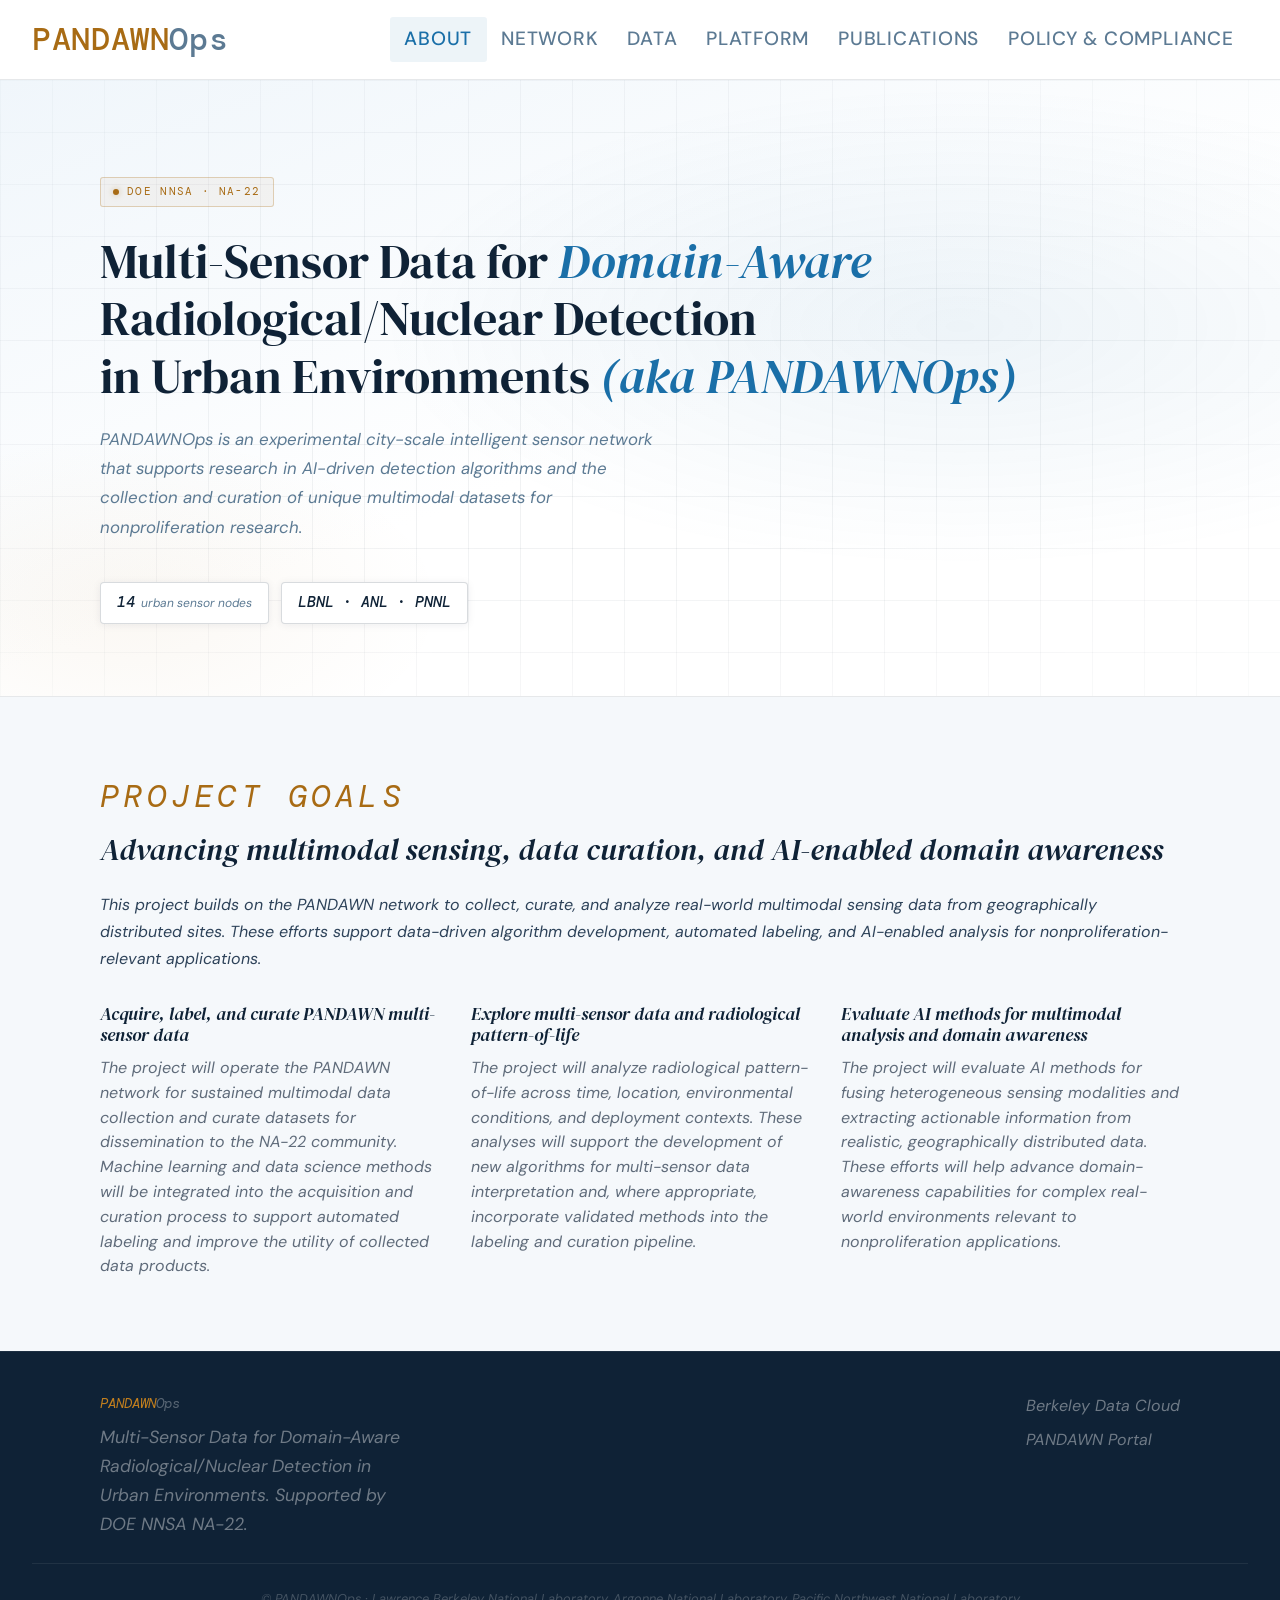
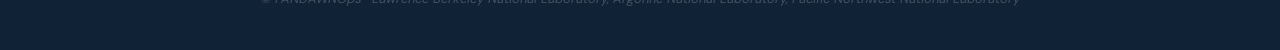
<file: index.html>
<!DOCTYPE html>
<html lang="en">
<head>
  <meta charset="UTF-8">
  <meta name="viewport" content="width=device-width, initial-scale=1.0">
  <meta
    name="description"
    content="PANDAWNOps — Multi-sensor data for domain-aware radiological/nuclear detection in urban environments."
  >
  <title>PANDAWNOps</title>
  <link rel="stylesheet" href="css/style.css">
</head>
<body>
  <nav>
    <a href="index.html" class="nav-brand">PANDAWN<span>Ops</span></a>

    <button
      class="nav-toggle"
      onclick="this.classList.toggle('open'); document.querySelector('.nav-links').classList.toggle('open');"
      aria-label="Menu"
    >
      <span></span>
      <span></span>
      <span></span>
    </button>

  <ul class="nav-links">
    <li><a href="index.html" class="active">About</a></li>
    <li><a href="network.html">Network</a></li>
    <li><a href="data.html">Data</a></li>
    <li><a href="platform.html">Platform</a></li>
    <li><a href="publications.html">Publications</a></li>
    <li><a href="privacy.html">Policy  &amp; Compliance</a></li>
  </ul>
  </nav>

  <main>
    <!-- HERO -->
    <section class="hero">
      <div class="hero-bg"></div>
      <div class="hero-grid"></div>

      <div class="hero-inner">
        <div class="hero-eyebrow">DOE NNSA · NA-22</div>

        <h1>
          Multi-Sensor Data for <em>Domain-Aware</em><br>
          Radiological/Nuclear Detection<br>
          in Urban Environments <em>(aka PANDAWNOps)<em>
        </h1>

        <p class="hero-lead">
          PANDAWNOps is an experimental city-scale intelligent sensor network that supports
          research in AI-driven detection algorithms and the collection and curation of unique
          multimodal datasets for nonproliferation research.
        </p>

        <div class="hero-stats">
          <div class="stat-chip">
            <span class="val">14</span>
            <span class="lbl">urban sensor nodes</span>
          </div>
          <div class="stat-chip">
            <span class="val">LBNL · ANL · PNNL</span>
          </div>
        </div>
      </div>
    </section>

    <hr class="section-divider">

    <!-- PROJECT GOALS -->
    <section class="alt project-goals">
      <div class="section-inner">
        <div class="eyebrow">Project Goals</div>

        <h2>Advancing multimodal sensing, data curation, and AI-enabled domain awareness</h2>

        <p class="section-lead">
          This project builds on the PANDAWN network to collect, curate, and analyze real-world
          multimodal sensing data from geographically distributed sites. These efforts support
          data-driven algorithm development, automated labeling, and AI-enabled analysis for
          nonproliferation-relevant applications.
        </p>

        <div class="goal-grid">
          <article class="goal-card">
            <h3>Acquire, label, and curate PANDAWN multi-sensor data</h3>
            <p>
              The project will operate the PANDAWN network for sustained multimodal data collection
              and curate datasets for dissemination to the NA-22 community. Machine learning and
              data science methods will be integrated into the acquisition and curation process to
              support automated labeling and improve the utility of collected data products.
            </p>
          </article>

          <article class="goal-card">
            <h3>Explore multi-sensor data and radiological pattern-of-life</h3>
            <p>
              The project will analyze radiological pattern-of-life across time, location,
              environmental conditions, and deployment contexts. These analyses will support the
              development of new algorithms for multi-sensor data interpretation and, where
              appropriate, incorporate validated methods into the labeling and curation pipeline.
            </p>
          </article>

          <article class="goal-card">
            <h3>Evaluate AI methods for multimodal analysis and domain awareness</h3>
            <p>
              The project will evaluate AI methods for fusing heterogeneous sensing modalities and
              extracting actionable information from realistic, geographically distributed data.
              These efforts will help advance domain-awareness capabilities for complex real-world
              environments relevant to nonproliferation applications.
            </p>
          </article>
        </div>
      </div>
    </section>

  </main>
  <footer>
    <div class="footer-inner">
      <div>
        <div class="footer-brand">PANDAWN<span>Ops</span></div>
        <p class="footer-desc">
          Multi-Sensor Data for Domain-Aware Radiological/Nuclear Detection in Urban Environments. Supported by DOE NNSA NA-22.
        </p>
      </div>

      <div class="footer-links">
        <a href="https://bdc.lbl.gov/" target="_blank" rel="noopener">Berkeley Data Cloud</a>
        <a href="https://dawn.sagecontinuum.org/nodes" target="_blank" rel="noopener">PANDAWN Portal</a>
      </div>
    </div>

    <div class="footer-copy">
      © PANDAWNOps · Lawrence Berkeley National Laboratory, Argonne National Laboratory, Pacific Northwest National Laboratory
    </div>
  </footer>
</body>
</html>
</file>
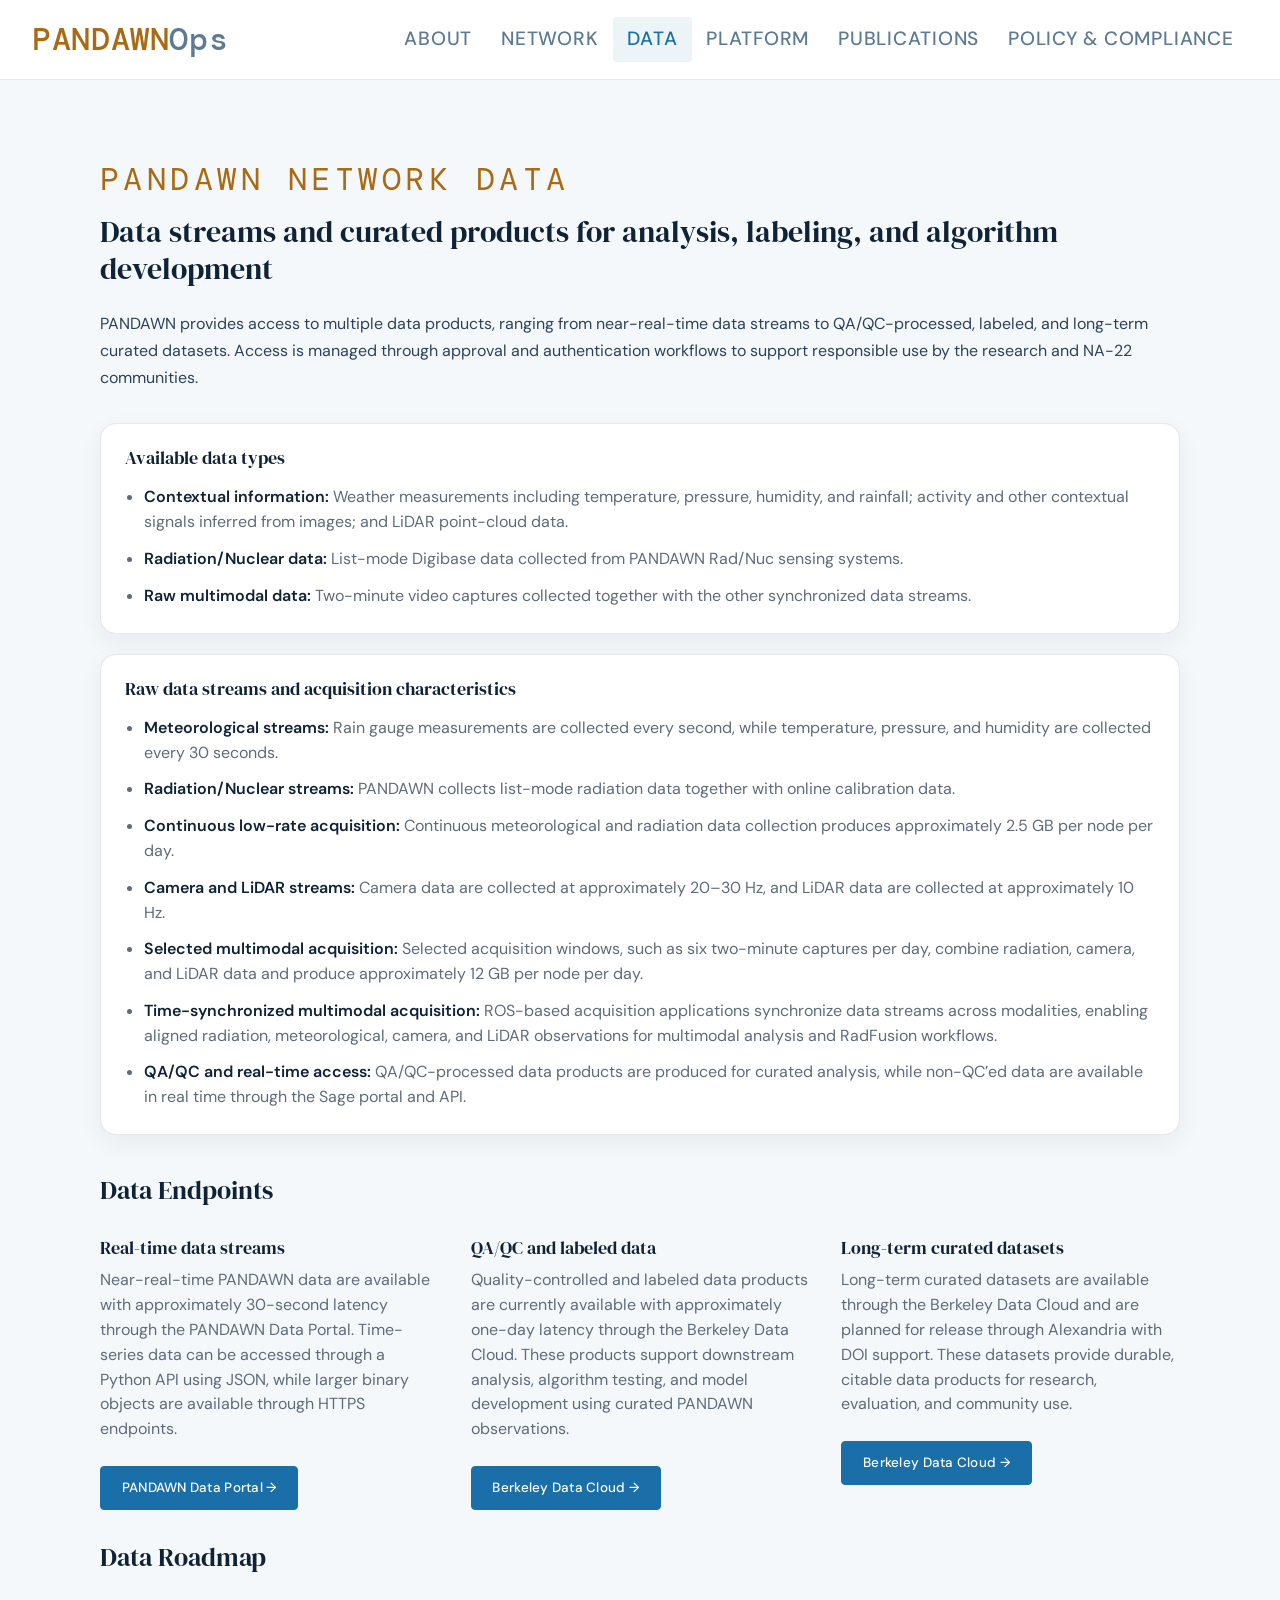
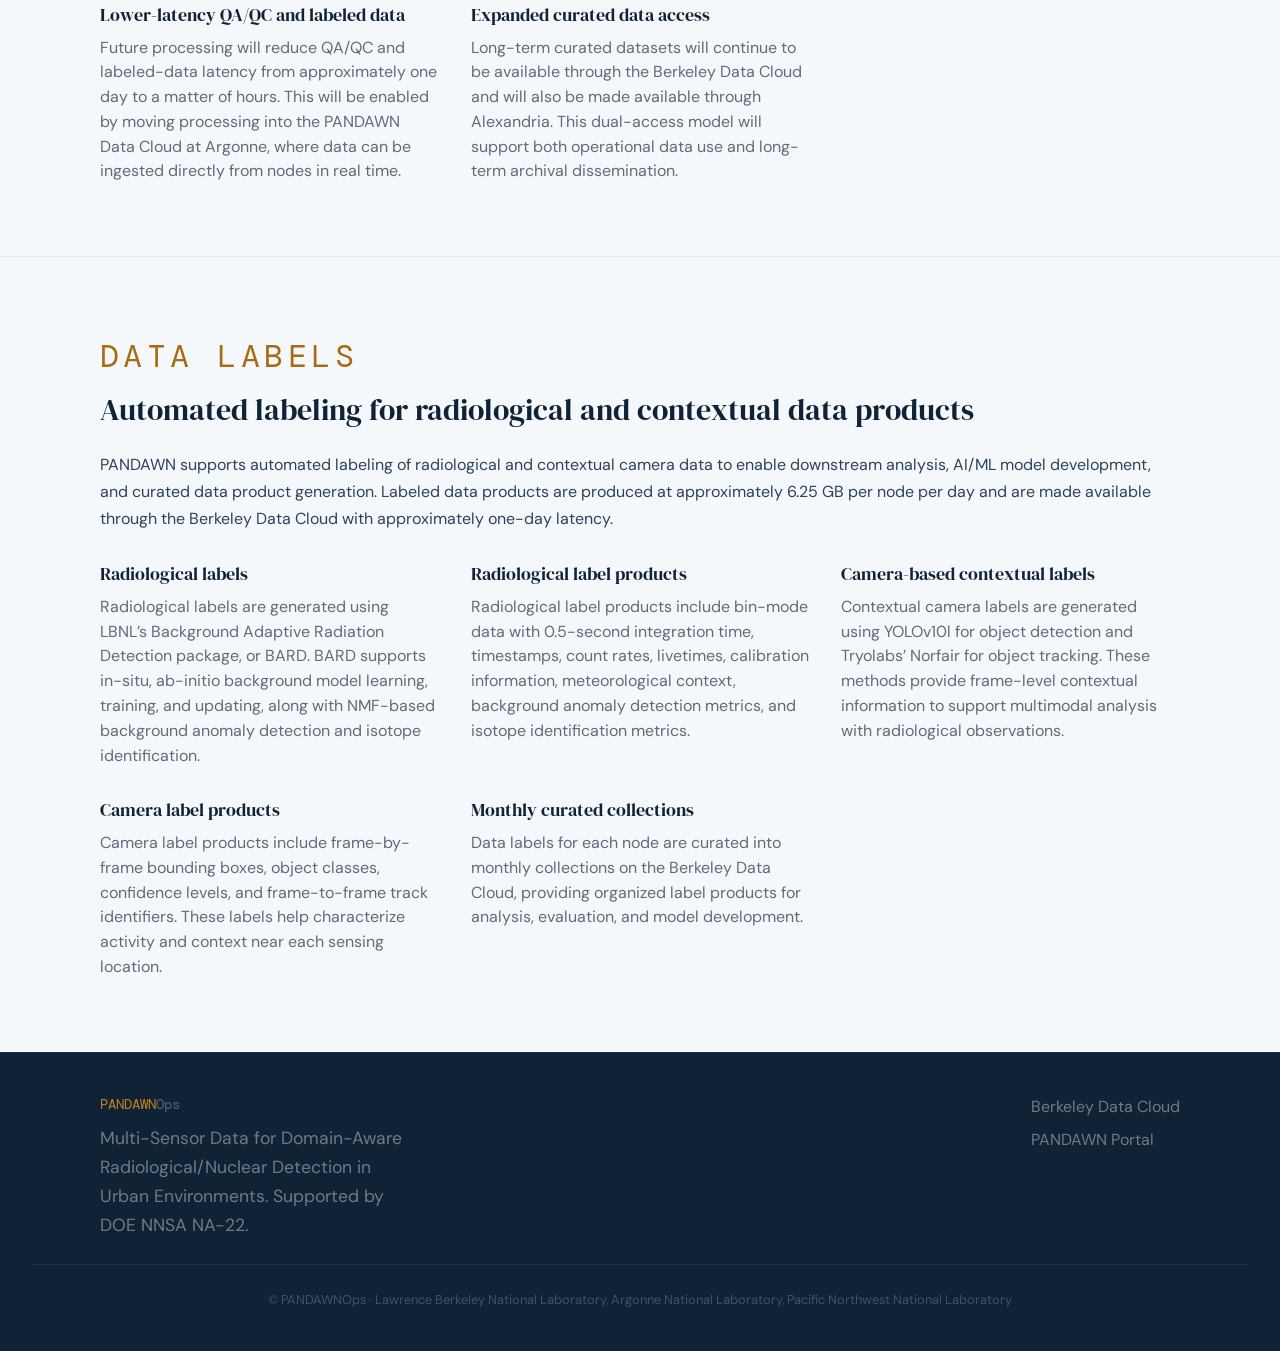
<file: data.html>
<!DOCTYPE html>
<html lang="en">
<head>
  <meta charset="UTF-8">
  <meta name="viewport" content="width=device-width, initial-scale=1.0">
  <meta
    name="description"
    content="PANDAWNOps — Multi-sensor data for domain-aware radiological/nuclear detection in urban environments."
  >
  <title>PANDAWNOps</title>
  <link rel="stylesheet" href="css/style.css">
</head>
<body>
  <nav>
    <a href="index.html" class="nav-brand">PANDAWN<span>Ops</span></a>

    <button
      class="nav-toggle"
      onclick="this.classList.toggle('open'); document.querySelector('.nav-links').classList.toggle('open');"
      aria-label="Menu"
    >
      <span></span>
      <span></span>
      <span></span>
    </button>

<ul class="nav-links">
  <li><a href="index.html">About</a></li>
  <li><a href="network.html">Network</a></li>
  <li><a href="data.html" class="active">Data</a></li>
  <li><a href="platform.html">Platform</a></li>
  <li><a href="publications.html">Publications</a></li>
  <li><a href="privacy.html">Policy  &amp; Compliance</a></li>
</ul>
  </nav>

  <main>
     <!-- PANDAWN DATA -->
    <section class="alt pandawn-data">
      <div class="section-inner">
        <div class="eyebrow">PANDAWN Network Data</div>

        <h2>Data streams and curated products for analysis, labeling, and algorithm development</h2>

        <p class="section-lead">
          PANDAWN provides access to multiple data products, ranging from near-real-time data streams
          to QA/QC-processed, labeled, and long-term curated datasets. Access is managed through
          approval and authentication workflows to support responsible use by the research and NA-22
          communities.
        </p>

        <div class="data-available">
          <h3>Available data types</h3>
          <ul class="data-type-list">
            <li>
              <strong>Contextual information:</strong>
              Weather measurements including temperature, pressure, humidity, and rainfall; activity
              and other contextual signals inferred from images; and LiDAR point-cloud data.
            </li>
            <li>
              <strong>Radiation/Nuclear data:</strong>
              List-mode Digibase data collected from PANDAWN Rad/Nuc sensing systems.
            </li>
            <li>
              <strong>Raw multimodal data:</strong>
              Two-minute video captures collected together with the other synchronized data streams.
            </li>
          </ul>
        </div>

        <div class="data-available data-stream-details">
          <h3>Raw data streams and acquisition characteristics</h3>
          <ul class="data-type-list">
            <li>
              <strong>Meteorological streams:</strong>
              Rain gauge measurements are collected every second, while temperature, pressure, and
              humidity are collected every 30 seconds.
            </li>
            <li>
              <strong>Radiation/Nuclear streams:</strong>
              PANDAWN collects list-mode radiation data together with online calibration data.
            </li>
            <li>
              <strong>Continuous low-rate acquisition:</strong>
              Continuous meteorological and radiation data collection produces approximately 2.5 GB
              per node per day.
            </li>
            <li>
              <strong>Camera and LiDAR streams:</strong>
              Camera data are collected at approximately 20–30 Hz, and LiDAR data are collected at
              approximately 10 Hz.
            </li>
            <li>
              <strong>Selected multimodal acquisition:</strong>
              Selected acquisition windows, such as six two-minute captures per day, combine
              radiation, camera, and LiDAR data and produce approximately 12 GB per node per day.
            </li>
            <li>
              <strong>Time-synchronized multimodal acquisition:</strong>
              ROS-based acquisition applications synchronize data streams across modalities, enabling
              aligned radiation, meteorological, camera, and LiDAR observations for multimodal
              analysis and RadFusion workflows.
            </li>
            <li>
              <strong>QA/QC and real-time access:</strong>
              QA/QC-processed data products are produced for curated analysis, while non-QC’ed data
              are available in real time through the Sage portal and API.
            </li>
          </ul>
        </div>

        <div class="subsection-heading">
          <h2>Data Endpoints</h2>
        </div>

        <div class="goal-grid pandawn-data-grid">
          <article class="goal-card">
            <h3>Real-time data streams</h3>
            <p>
              Near-real-time PANDAWN data are available with approximately 30-second latency through
              the PANDAWN Data Portal. Time-series data can be accessed through a Python API using
              JSON, while larger binary objects are available through HTTPS endpoints.
            </p>
            <div class="mt-md btn-row">
              <a
                href="https://dawn.sagecontinuum.org/nodes"
                class="btn btn-primary"
                target="_blank"
                rel="noopener"
              >PANDAWN Data Portal →</a>
            </div>
          </article>

          <article class="goal-card">
            <h3>QA/QC and labeled data</h3>
            <p>
              Quality-controlled and labeled data products are currently available with approximately
              one-day latency through the Berkeley Data Cloud. These products support downstream
              analysis, algorithm testing, and model development using curated PANDAWN observations.
            </p>
            <div class="mt-md btn-row">
              <a
                href="https://bdc.lbl.gov"
                class="btn btn-primary"
                target="_blank"
                rel="noopener"
              >Berkeley Data Cloud →</a>
            </div>
          </article>

          <article class="goal-card">
            <h3>Long-term curated datasets</h3>
            <p>
              Long-term curated datasets are available through the Berkeley Data Cloud and are
              planned for release through Alexandria with DOI support. These datasets provide
              durable, citable data products for research, evaluation, and community use.
            </p>
            <div class="mt-md btn-row">
              <a
                href="https://bdc.lbl.gov"
                class="btn btn-primary"
                target="_blank"
                rel="noopener"
              >Berkeley Data Cloud →</a>
            </div>
          </article>
        </div>

        <div class="subsection-heading roadmap-heading">
          <h2>Data Roadmap</h2>
        </div>

        <div class="goal-grid pandawn-data-grid data-roadmap-grid">
          <article class="goal-card">
            <h3>Lower-latency QA/QC and labeled data</h3>
            <p>
              Future processing will reduce QA/QC and labeled-data latency from approximately one
              day to a matter of hours. This will be enabled by moving processing into the PANDAWN
              Data Cloud at Argonne, where data can be ingested directly from nodes in real time.
            </p>
          </article>

          <article class="goal-card">
            <h3>Expanded curated data access</h3>
            <p>
              Long-term curated datasets will continue to be available through the Berkeley Data
              Cloud and will also be made available through Alexandria. This dual-access model will
              support both operational data use and long-term archival dissemination.
            </p>
          </article>
        </div>
      </div>
    </section>

    <hr class="section-divider">
    <!-- DATA LABELS -->
<section class="alt data-labels">
  <div class="section-inner">
    <div class="eyebrow">Data Labels</div>

    <h2>Automated labeling for radiological and contextual data products</h2>

    <p class="section-lead">
      PANDAWN supports automated labeling of radiological and contextual camera data to enable
      downstream analysis, AI/ML model development, and curated data product generation. Labeled
      data products are produced at approximately 6.25 GB per node per day and are made available
      through the Berkeley Data Cloud with approximately one-day latency.
    </p>

    <div class="goal-grid data-labels-grid">
      <article class="goal-card">
        <h3>Radiological labels</h3>
        <p>
          Radiological labels are generated using LBNL’s Background Adaptive Radiation Detection
          package, or BARD. BARD supports in-situ, ab-initio background model learning, training,
          and updating, along with NMF-based background anomaly detection and isotope identification.
        </p>
      </article>

      <article class="goal-card">
        <h3>Radiological label products</h3>
        <p>
          Radiological label products include bin-mode data with 0.5-second integration time,
          timestamps, count rates, livetimes, calibration information, meteorological context,
          background anomaly detection metrics, and isotope identification metrics.
        </p>
      </article>

      <article class="goal-card">
        <h3>Camera-based contextual labels</h3>
        <p>
          Contextual camera labels are generated using YOLOv10l for object detection and
          Tryolabs’ Norfair for object tracking. These methods provide frame-level contextual
          information to support multimodal analysis with radiological observations.
        </p>
      </article>

      <article class="goal-card">
        <h3>Camera label products</h3>
        <p>
          Camera label products include frame-by-frame bounding boxes, object classes, confidence
          levels, and frame-to-frame track identifiers. These labels help characterize activity
          and context near each sensing location.
        </p>
      </article>

      <article class="goal-card">
        <h3>Monthly curated collections</h3>
        <p>
          Data labels for each node are curated into monthly collections on the Berkeley Data
          Cloud, providing organized label products for analysis, evaluation, and model
          development.
        </p>
      </article>
    </div>
  </div>
</section>

</main>

  <footer>
    <div class="footer-inner">
      <div>
        <div class="footer-brand">PANDAWN<span>Ops</span></div>
        <p class="footer-desc">
          Multi-Sensor Data for Domain-Aware Radiological/Nuclear Detection in Urban Environments. Supported by DOE NNSA NA-22.
        </p>
      </div>

      <div class="footer-links">
        <a href="https://bdc.lbl.gov/" target="_blank" rel="noopener">Berkeley Data Cloud</a>
        <a href="https://dawn.sagecontinuum.org/nodes" target="_blank" rel="noopener">PANDAWN Portal</a>
      </div>
    </div>

    <div class="footer-copy">
      © PANDAWNOps · Lawrence Berkeley National Laboratory, Argonne National Laboratory, Pacific Northwest National Laboratory
    </div>
  </footer>
</body>
</html>
</file>
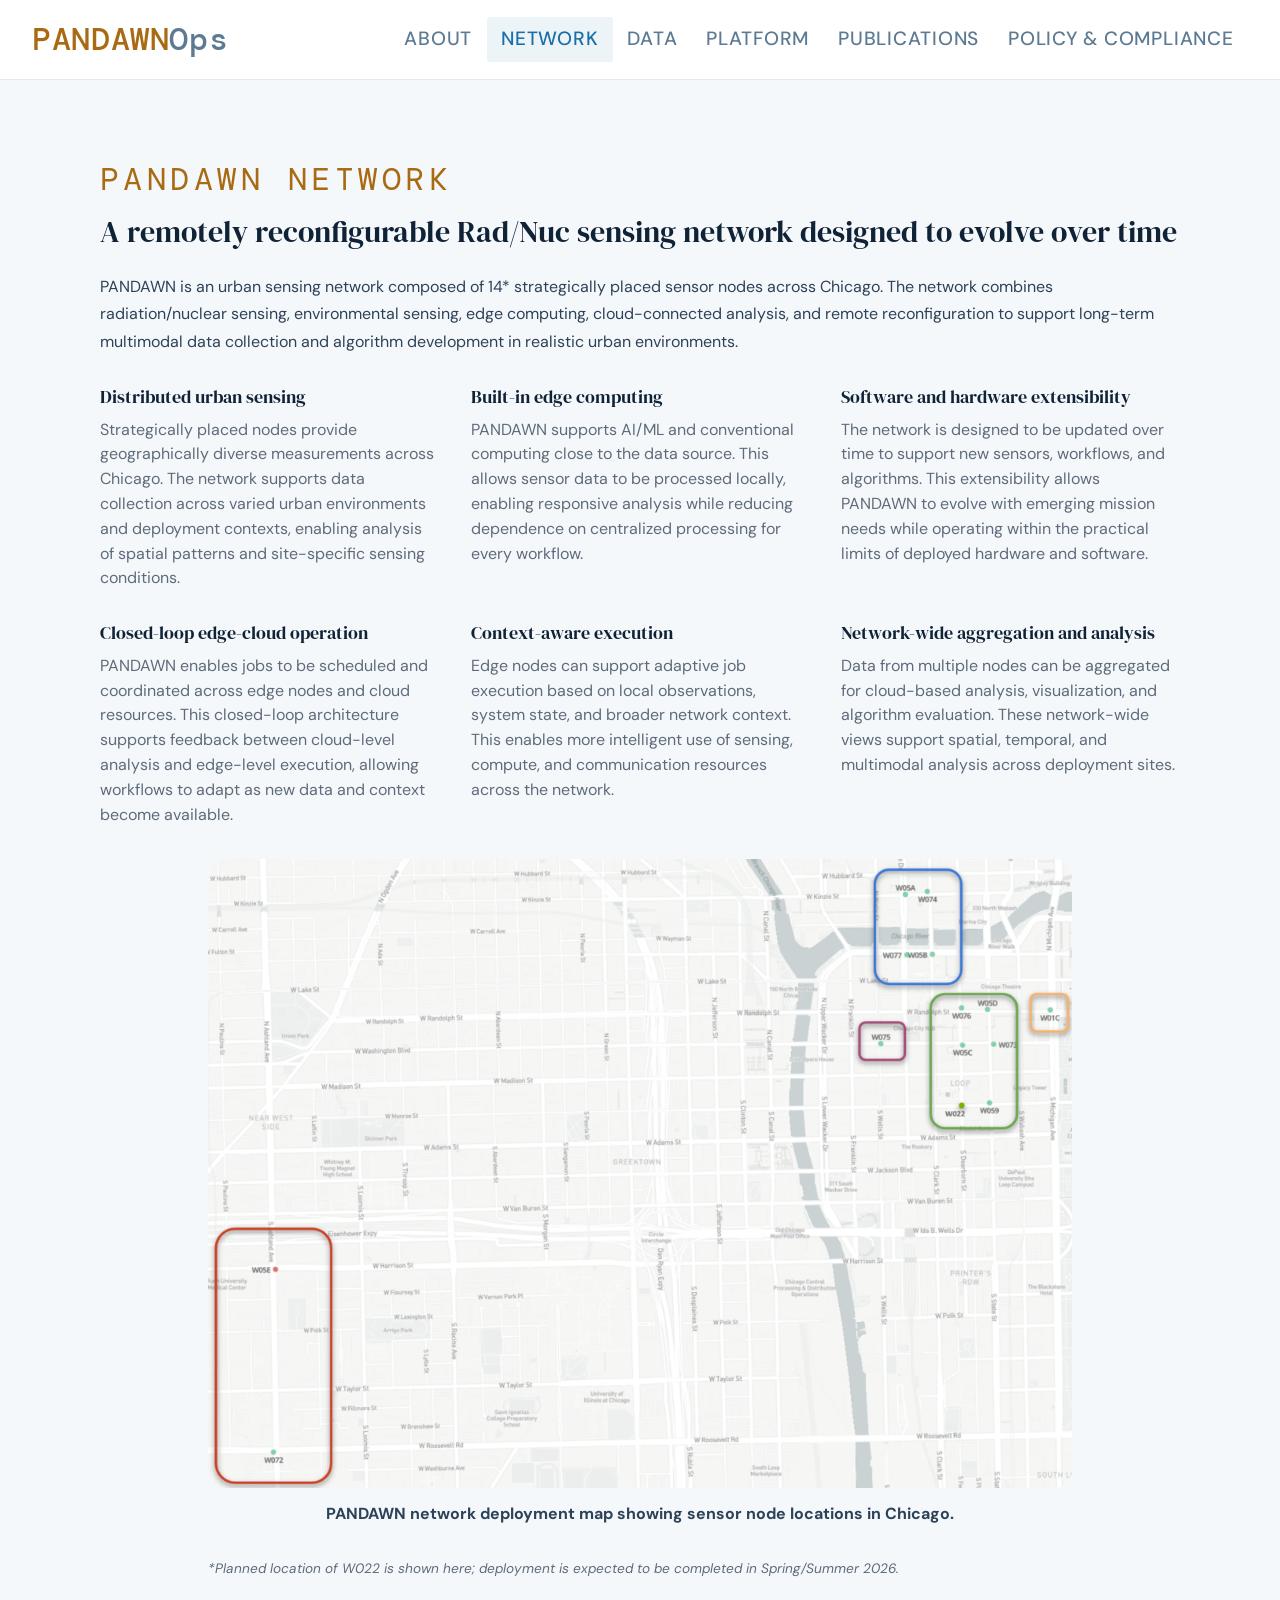
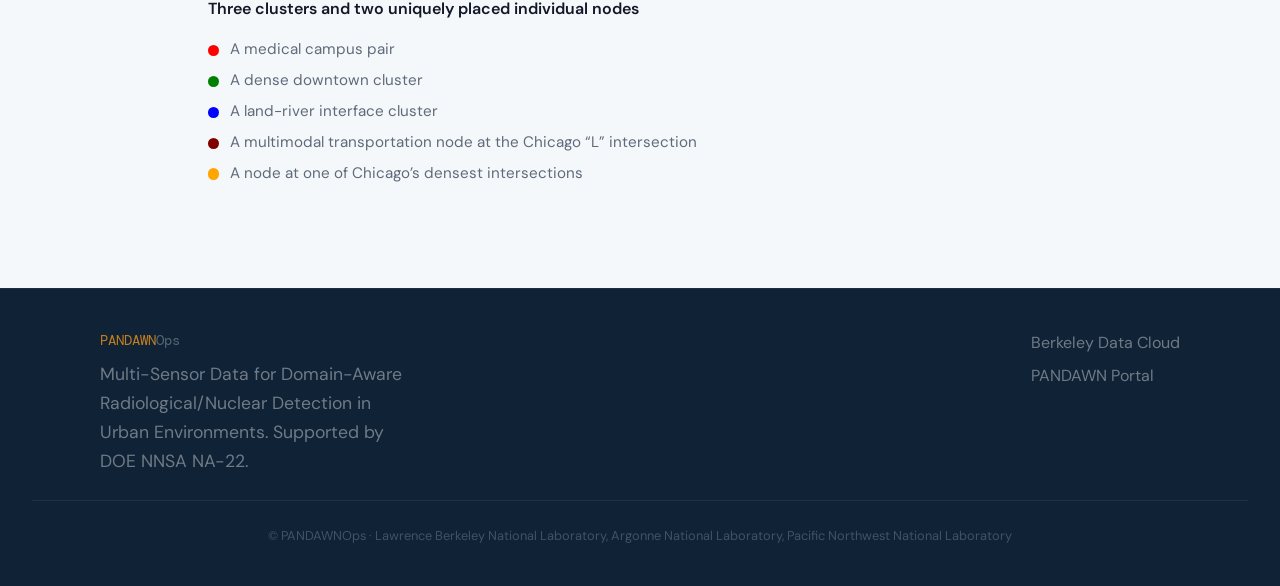
<file: network.html>
<!DOCTYPE html>
<html lang="en">
<head>
  <meta charset="UTF-8">
  <meta name="viewport" content="width=device-width, initial-scale=1.0">
  <meta
    name="description"
    content="PANDAWNOps — Multi-sensor data for domain-aware radiological/nuclear detection in urban environments."
  >
  <title>PANDAWNOps</title>
  <link rel="stylesheet" href="css/style.css">
</head>
<body>
  <nav>
    <a href="index.html" class="nav-brand">PANDAWN<span>Ops</span></a>

    <button
      class="nav-toggle"
      onclick="this.classList.toggle('open'); document.querySelector('.nav-links').classList.toggle('open');"
      aria-label="Menu"
    >
      <span></span>
      <span></span>
      <span></span>
    </button>

<ul class="nav-links">
  <li><a href="index.html">About</a></li>
  <li><a href="network.html" class="active">Network</a></li>
  <li><a href="data.html">Data</a></li>
  <li><a href="platform.html">Platform</a></li>
  <li><a href="publications.html">Publications</a></li>
  <li><a href="privacy.html">Policy  &amp; Compliance</a></li>
</ul>
  </nav>

  <main>
     <!-- PANDAWN NETWORK -->
    <section class="alt pandawn-network">
      <div class="section-inner">
        <div class="eyebrow">PANDAWN Network</div>

        <h2>A remotely reconfigurable Rad/Nuc sensing network designed to evolve over time</h2>

        <p class="section-lead">
          PANDAWN is an urban sensing network composed of 14* strategically placed sensor
          nodes across Chicago. The network combines radiation/nuclear sensing, environmental
          sensing, edge computing, cloud-connected analysis, and remote reconfiguration to support
          long-term multimodal data collection and algorithm development in realistic urban
          environments.
        </p>

        <div class="goal-grid network-capabilities-grid">
          <article class="goal-card">
            <h3>Distributed urban sensing</h3>
            <p>
              Strategically placed nodes provide geographically diverse measurements across Chicago.
              The network supports data collection across varied urban environments and deployment
              contexts, enabling analysis of spatial patterns and site-specific sensing conditions.
            </p>
          </article>

          <article class="goal-card">
            <h3>Built-in edge computing</h3>
            <p>
              PANDAWN supports AI/ML and conventional computing close to the data source. This allows
              sensor data to be processed locally, enabling responsive analysis while reducing
              dependence on centralized processing for every workflow.
            </p>
          </article>

          <article class="goal-card">
            <h3>Software and hardware extensibility</h3>
            <p>
              The network is designed to be updated over time to support new sensors, workflows, and
              algorithms. This extensibility allows PANDAWN to evolve with emerging mission needs
              while operating within the practical limits of deployed hardware and software.
            </p>
          </article>

          <article class="goal-card">
            <h3>Closed-loop edge-cloud operation</h3>
            <p>
              PANDAWN enables jobs to be scheduled and coordinated across edge nodes and cloud
              resources. This closed-loop architecture supports feedback between cloud-level analysis
              and edge-level execution, allowing workflows to adapt as new data and context become
              available.
            </p>
          </article>

          <article class="goal-card">
            <h3>Context-aware execution</h3>
            <p>
              Edge nodes can support adaptive job execution based on local observations, system state,
              and broader network context. This enables more intelligent use of sensing, compute, and
              communication resources across the network.
            </p>
          </article>

          <article class="goal-card">
            <h3>Network-wide aggregation and analysis</h3>
            <p>
              Data from multiple nodes can be aggregated for cloud-based analysis, visualization, and
              algorithm evaluation. These network-wide views support spatial, temporal, and multimodal
              analysis across deployment sites.
            </p>
          </article>
        </div>

        <figure class="feature-media map-media">
          <img
            src="images/pandawn-map.png"
            alt="Map showing PANDAWN network sensing locations across Chicago"
          >
          <figcaption>
            PANDAWN network deployment map showing sensor node locations in Chicago.
          </figcaption>
          <p class="section-note">
                  *Planned location of W022 is shown here; deployment is expected to be completed in Spring/Summer 2026.
          </p>
          <p class="map-summary">Three clusters and two uniquely placed individual nodes</p>

          <ul class="map-cluster-list">
            <li style="--bullet-color: red;">A medical campus pair</li>
            <li style="--bullet-color: green;">A dense downtown cluster</li>
            <li style="--bullet-color: blue;">A land-river interface cluster</li>
            <li style="--bullet-color: maroon;">A multimodal transportation node at the Chicago “L” intersection</li>
            <li style="--bullet-color: orange;">A node at one of Chicago’s densest intersections</li>
          </ul>
        </figure>
      </div>

    </section>
  </main>

  <footer>
    <div class="footer-inner">
      <div>
        <div class="footer-brand">PANDAWN<span>Ops</span></div>
        <p class="footer-desc">
          Multi-Sensor Data for Domain-Aware Radiological/Nuclear Detection in Urban Environments. Supported by DOE NNSA NA-22.
        </p>
      </div>

      <div class="footer-links">
        <a href="https://bdc.lbl.gov/" target="_blank" rel="noopener">Berkeley Data Cloud</a>
        <a href="https://dawn.sagecontinuum.org/nodes" target="_blank" rel="noopener">PANDAWN Portal</a>
      </div>
    </div>

    <div class="footer-copy">
      © PANDAWNOps · Lawrence Berkeley National Laboratory, Argonne National Laboratory, Pacific Northwest National Laboratory
    </div>
  </footer>
</body>
</html>
</file>
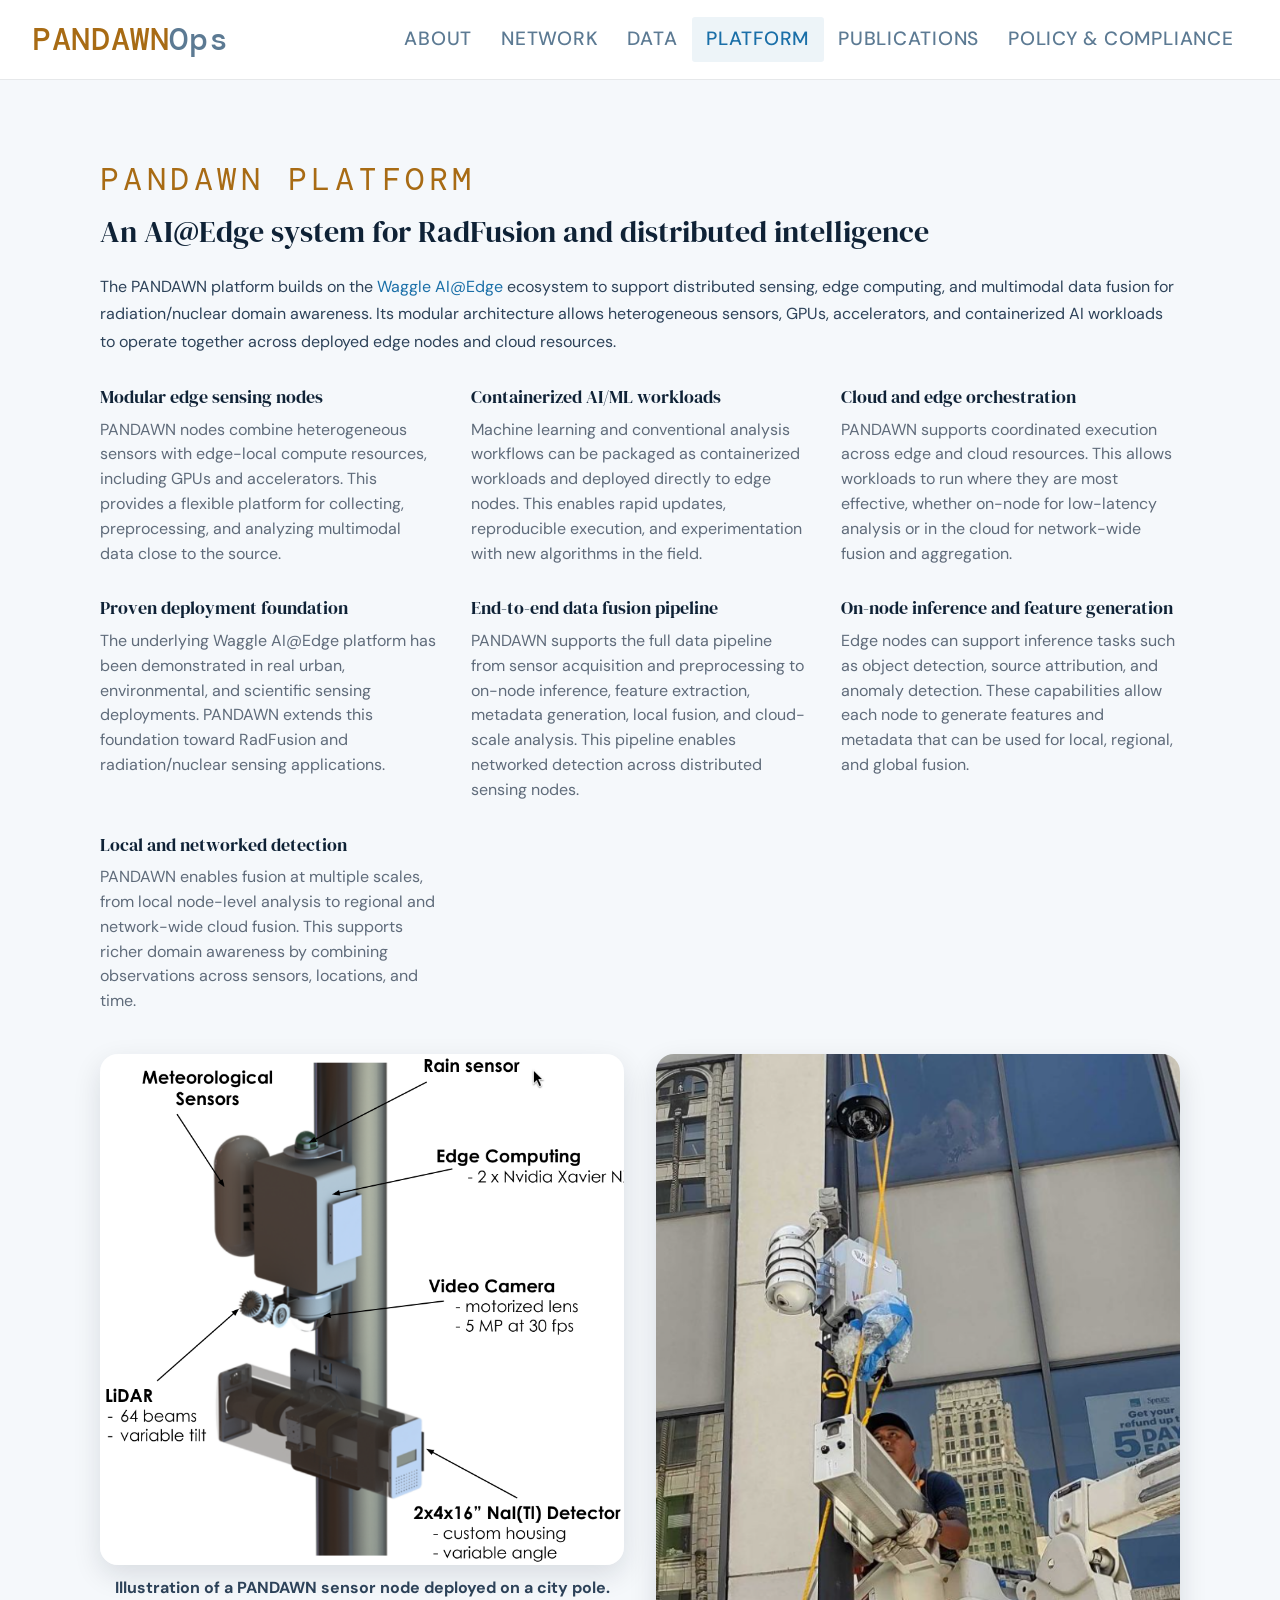
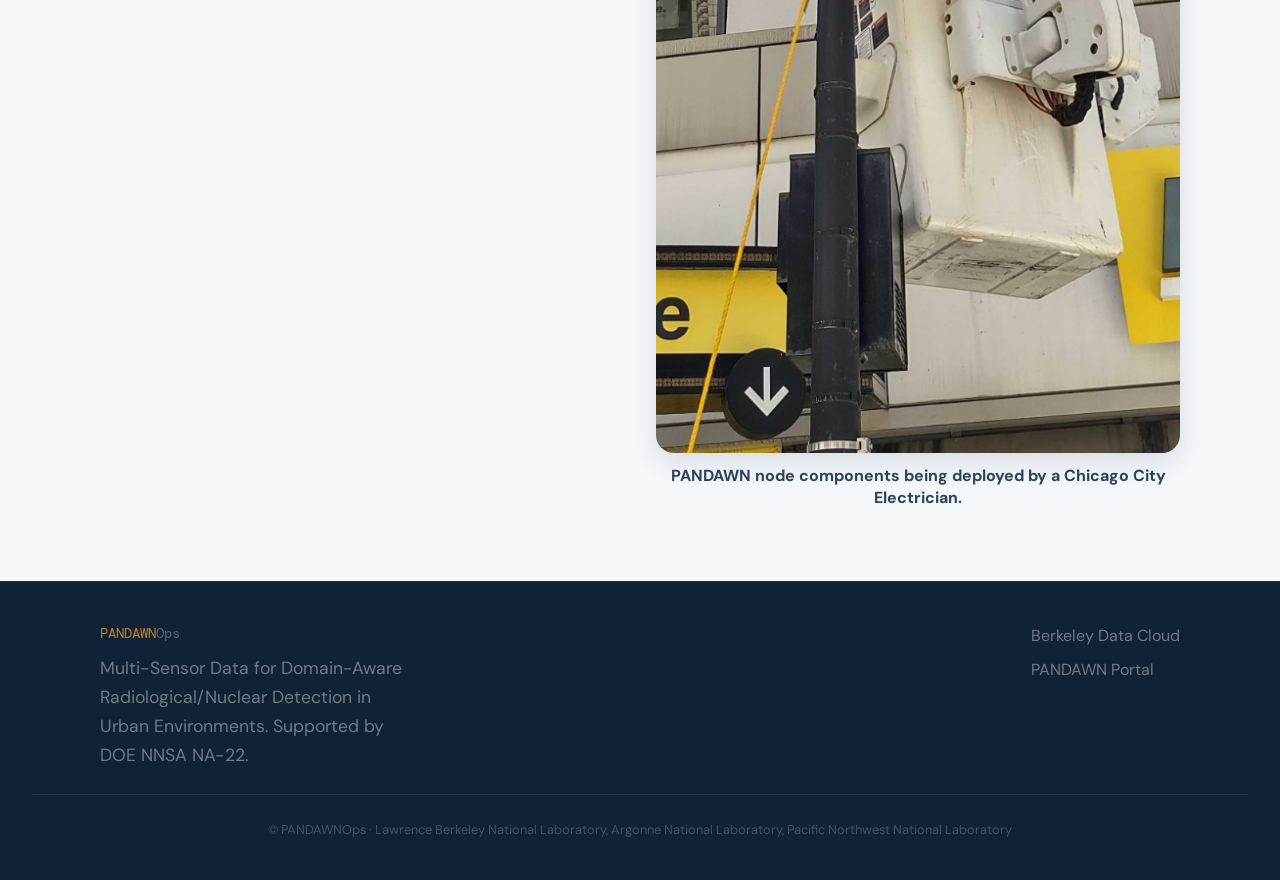
<file: platform.html>
<!DOCTYPE html>
<html lang="en">
<head>
  <meta charset="UTF-8">
  <meta name="viewport" content="width=device-width, initial-scale=1.0">
  <meta
    name="description"
    content="PANDAWNOps — Multi-sensor data for domain-aware radiological/nuclear detection in urban environments."
  >
  <title>PANDAWNOps</title>
  <link rel="stylesheet" href="css/style.css">
</head>
<body>
  <nav>
    <a href="index.html" class="nav-brand">PANDAWN<span>Ops</span></a>

    <button
      class="nav-toggle"
      onclick="this.classList.toggle('open'); document.querySelector('.nav-links').classList.toggle('open');"
      aria-label="Menu"
    >
      <span></span>
      <span></span>
      <span></span>
    </button>

<ul class="nav-links">
  <li><a href="index.html">About</a></li>
  <li><a href="network.html">Network</a></li>
  <li><a href="data.html">Data</a></li>
  <li><a href="platform.html" class="active">Platform</a></li>
  <li><a href="publications.html">Publications</a></li>
  <li><a href="privacy.html">Policy  &amp; Compliance</a></li>
</ul>
  </nav>

  <main>
    <!-- PANDAWN PLATFORM -->
    <section class="alt pandawn-platform">
      <div class="section-inner">
        <div class="eyebrow">PANDAWN Platform</div>

        <h2>An AI@Edge system for RadFusion and distributed intelligence</h2>

        <p class="section-lead">
          The PANDAWN platform builds on the
          <a href="https://github.com/waggle-sensor" target="_blank" rel="noopener">Waggle AI@Edge</a>
          ecosystem to support distributed sensing, edge computing, and multimodal data fusion for
          radiation/nuclear domain awareness. Its modular architecture allows heterogeneous sensors, GPUs, accelerators, and containerized
          AI workloads to operate together across deployed edge nodes and cloud resources.
        </p>

        <div class="goal-grid pandawn-platform-grid">
          <article class="goal-card">
            <h3>Modular edge sensing nodes</h3>
            <p>
              PANDAWN nodes combine heterogeneous sensors with edge-local compute resources,
              including GPUs and accelerators. This provides a flexible platform for collecting,
              preprocessing, and analyzing multimodal data close to the source.
            </p>
          </article>

          <article class="goal-card">
            <h3>Containerized AI/ML workloads</h3>
            <p>
              Machine learning and conventional analysis workflows can be packaged as containerized
              workloads and deployed directly to edge nodes. This enables rapid updates,
              reproducible execution, and experimentation with new algorithms in the field.
            </p>
          </article>

          <article class="goal-card">
            <h3>Cloud and edge orchestration</h3>
            <p>
              PANDAWN supports coordinated execution across edge and cloud resources. This allows
              workloads to run where they are most effective, whether on-node for low-latency
              analysis or in the cloud for network-wide fusion and aggregation.
            </p>
          </article>

          <article class="goal-card">
            <h3>Proven deployment foundation</h3>
            <p>
              The underlying Waggle AI@Edge platform has been demonstrated in real urban,
              environmental, and scientific sensing deployments. PANDAWN extends this foundation
              toward RadFusion and radiation/nuclear sensing applications.
            </p>
          </article>

          <article class="goal-card">
            <h3>End-to-end data fusion pipeline</h3>
            <p>
              PANDAWN supports the full data pipeline from sensor acquisition and preprocessing to
              on-node inference, feature extraction, metadata generation, local fusion, and
              cloud-scale analysis. This pipeline enables networked detection across distributed
              sensing nodes.
            </p>
          </article>

          <article class="goal-card">
            <h3>On-node inference and feature generation</h3>
            <p>
              Edge nodes can support inference tasks such as object detection, source attribution,
              and anomaly detection. These capabilities allow each node to generate features and
              metadata that can be used for local, regional, and global fusion.
            </p>
          </article>

          <article class="goal-card">
            <h3>Local and networked detection</h3>
            <p>
              PANDAWN enables fusion at multiple scales, from local node-level analysis to regional
              and network-wide cloud fusion. This supports richer domain awareness by combining
              observations across sensors, locations, and time.
            </p>
          </article>
        </div>

        <div class="figure-grid two-figures">
          <figure class="feature-media figure-node">
            <img
              src="images/pandawn-node.png"
              alt="Illustration of a PANDAWN sensor node deployed on a city pole"
            >
            <figcaption>
              Illustration of a PANDAWN sensor node deployed on a city pole.
            </figcaption>
          </figure>

          <figure class="feature-media figure-deployment">
            <img
              src="images/pandawn-node-deploy.png"
              alt="PANDAWN node deployment by Chicago City Electrician"
            >
            <figcaption>
              PANDAWN node components being deployed by a Chicago City Electrician.
            </figcaption>
          </figure>
        </div>
      </div>
    </section>
  </main>

  <footer>
    <div class="footer-inner">
      <div>
        <div class="footer-brand">PANDAWN<span>Ops</span></div>
        <p class="footer-desc">
          Multi-Sensor Data for Domain-Aware Radiological/Nuclear Detection in Urban Environments. Supported by DOE NNSA NA-22.
        </p>
      </div>

      <div class="footer-links">
        <a href="https://bdc.lbl.gov/" target="_blank" rel="noopener">Berkeley Data Cloud</a>
        <a href="https://dawn.sagecontinuum.org/nodes" target="_blank" rel="noopener">PANDAWN Portal</a>
      </div>
    </div>

    <div class="footer-copy">
      © PANDAWNOps · Lawrence Berkeley National Laboratory, Argonne National Laboratory, Pacific Northwest National Laboratory
    </div>
  </footer>
</body>
</html>
</file>
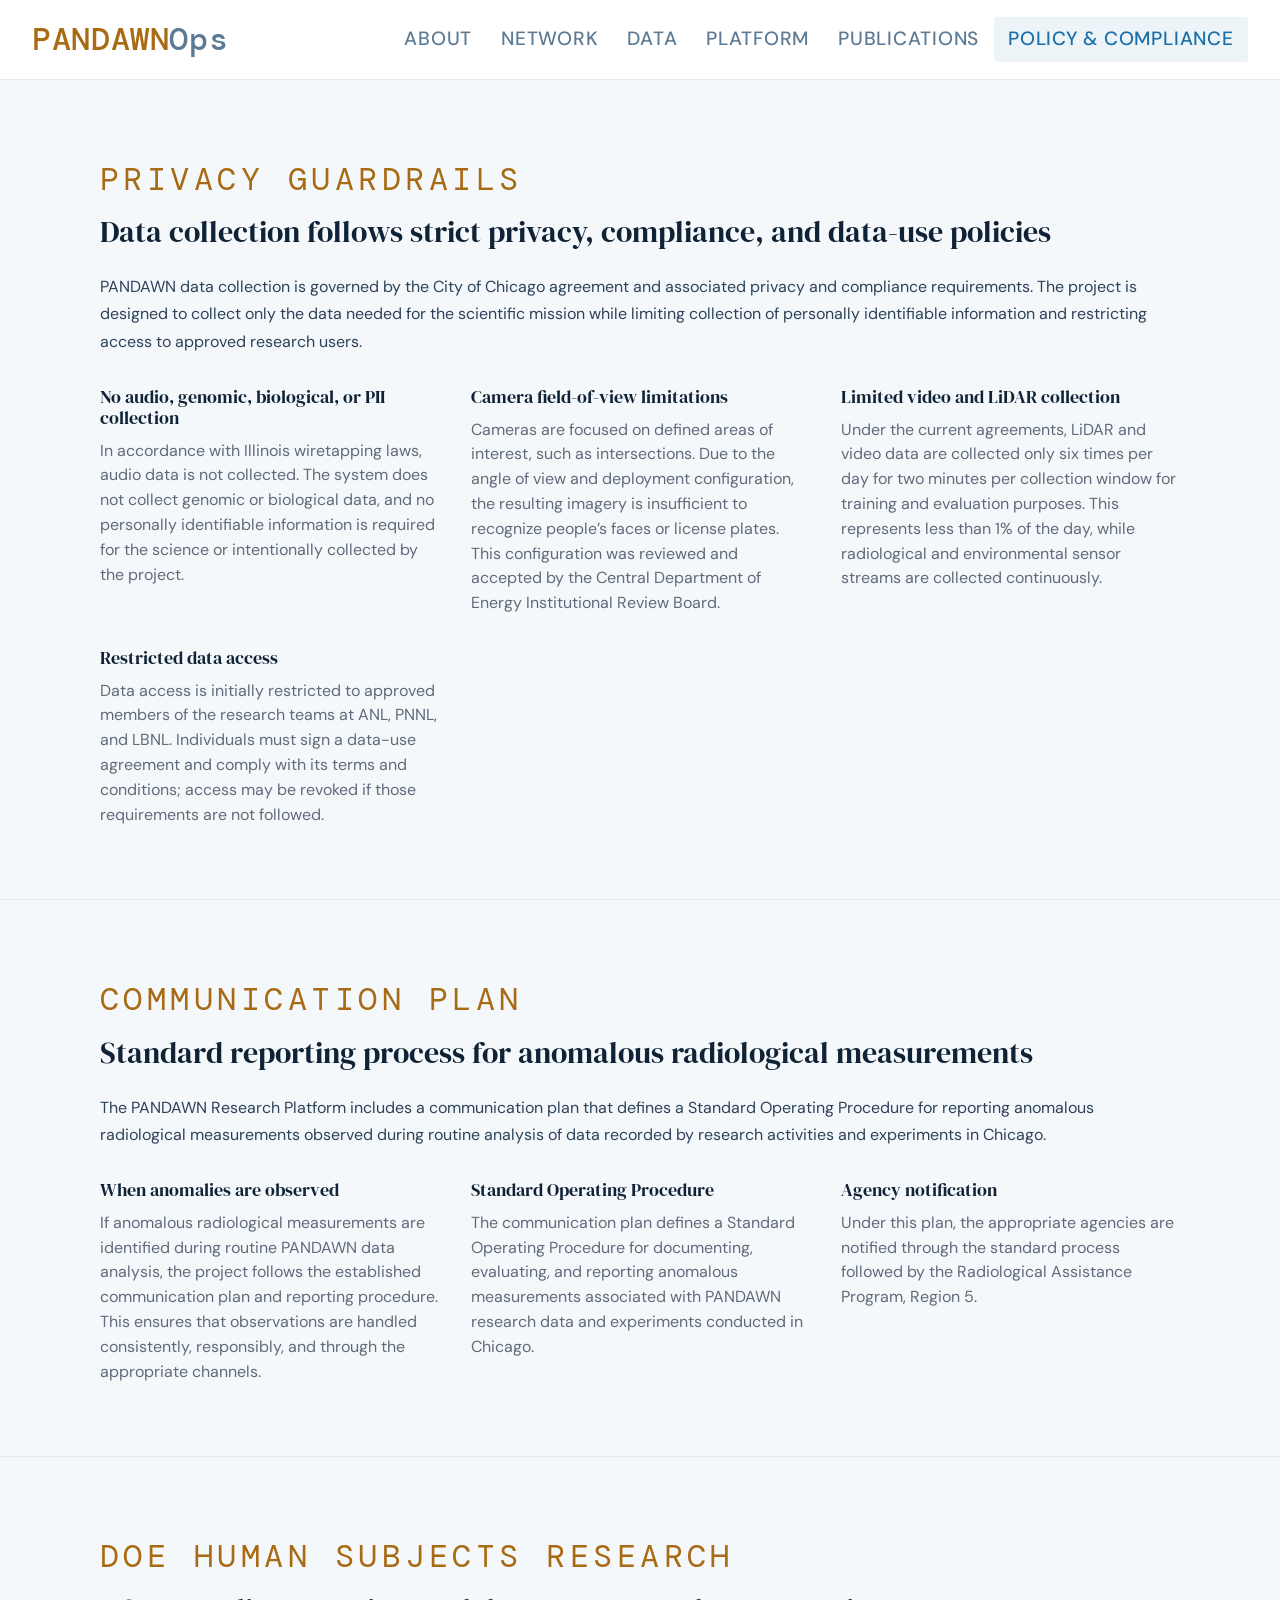
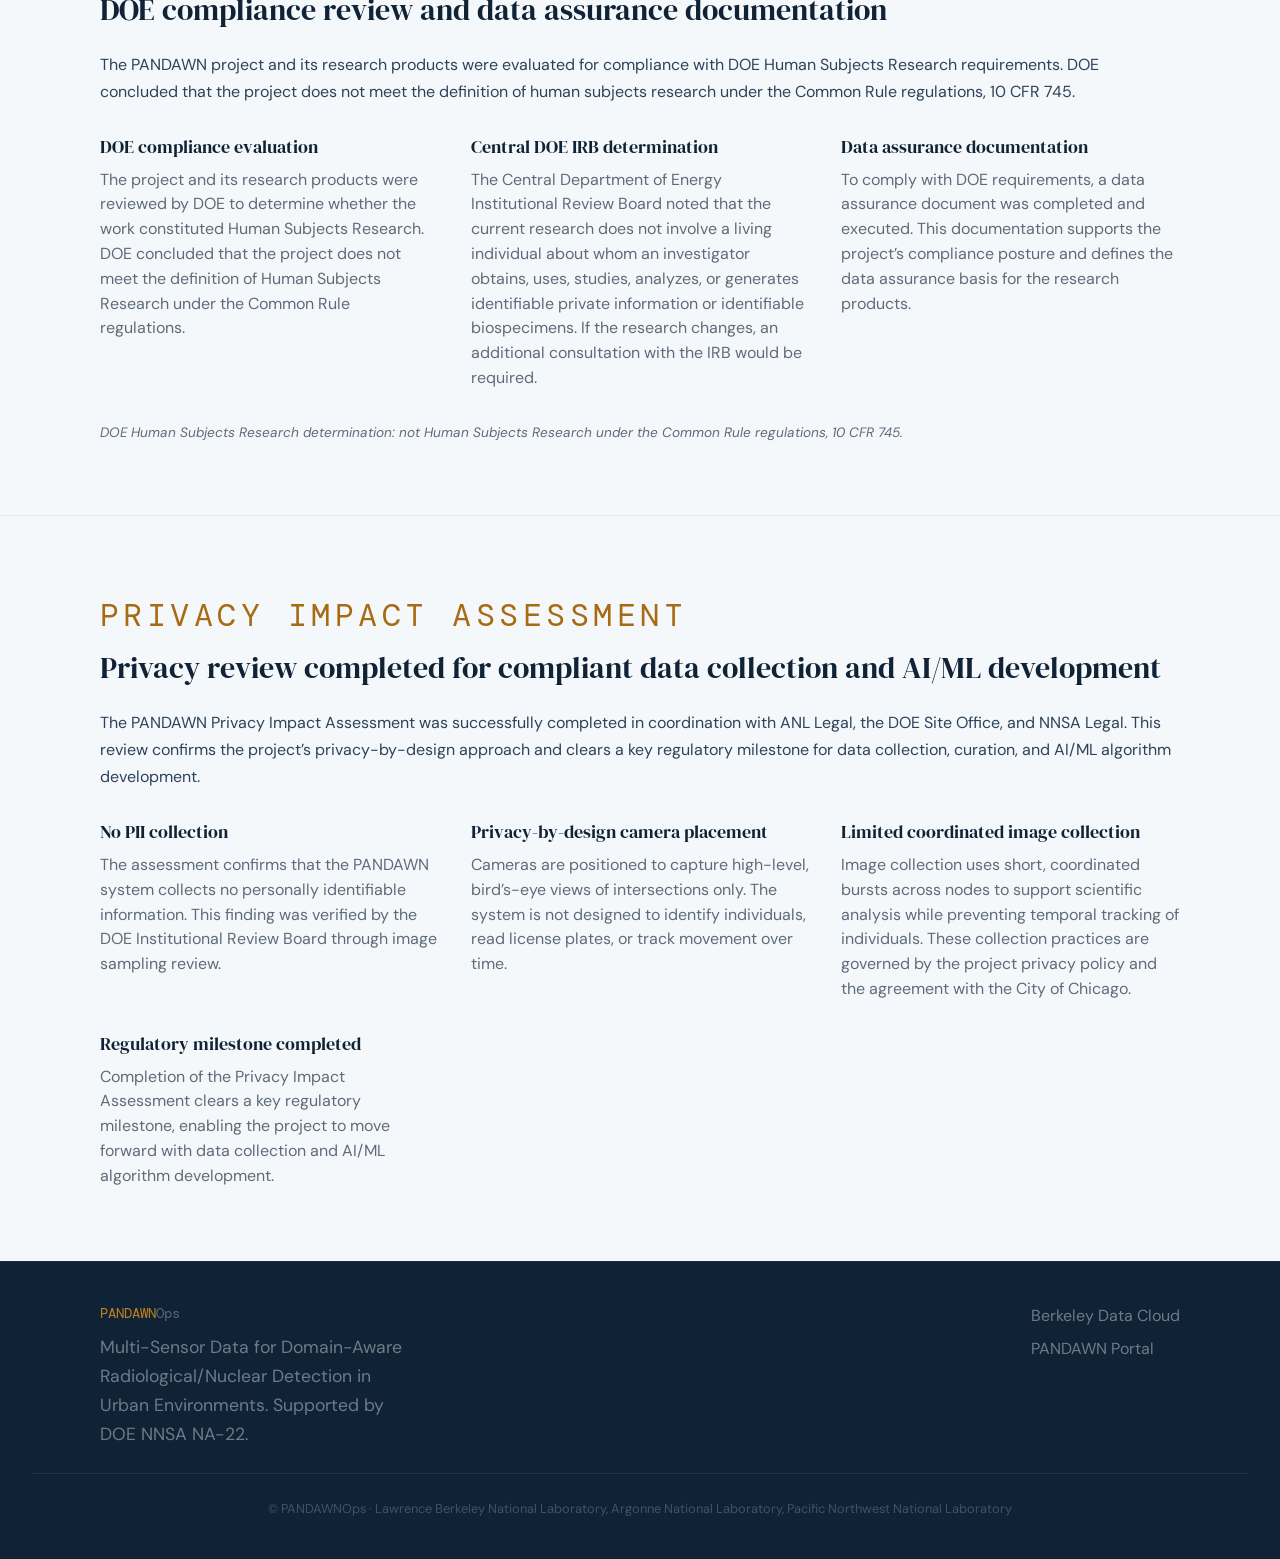
<file: privacy.html>
<!DOCTYPE html>
<html lang="en">
<head>
  <meta charset="UTF-8">
  <meta name="viewport" content="width=device-width, initial-scale=1.0">
  <meta
    name="description"
    content="PANDAWNOps — Multi-sensor data for domain-aware radiological/nuclear detection in urban environments."
  >
  <title>PANDAWNOps</title>
  <link rel="stylesheet" href="css/style.css">
</head>
<body>
  <nav>
    <a href="index.html" class="nav-brand">PANDAWN<span>Ops</span></a>

    <button
      class="nav-toggle"
      onclick="this.classList.toggle('open'); document.querySelector('.nav-links').classList.toggle('open');"
      aria-label="Menu"
    >
      <span></span>
      <span></span>
      <span></span>
    </button>

<ul class="nav-links">
  <li><a href="index.html">About</a></li>
  <li><a href="network.html">Network</a></li>
  <li><a href="data.html" >Data</a></li>
  <li><a href="platform.html">Platform</a></li>
  <li><a href="publications.html">Publications</a></li>
  <li><a href="privacy.html" class="active">Policy  &amp; Compliance</a></li>
</ul>
  </nav>

<main>
  <!-- PRIVACY GUARDRAILS -->
  <section class="alt privacy-guardrails">
    <div class="section-inner">
      <div class="eyebrow">Privacy Guardrails</div>

      <h2>Data collection follows strict privacy, compliance, and data-use policies</h2>

      <p class="section-lead">
        PANDAWN data collection is governed by the City of Chicago agreement and associated
        privacy and compliance requirements. The project is designed to collect only the data
        needed for the scientific mission while limiting collection of personally identifiable
        information and restricting access to approved research users.
      </p>

      <div class="goal-grid privacy-grid">
        <article class="goal-card">
          <h3>No audio, genomic, biological, or PII collection</h3>
          <p>
            In accordance with Illinois wiretapping laws, audio data is not collected. The system
            does not collect genomic or biological data, and no personally identifiable information
            is required for the science or intentionally collected by the project.
          </p>
        </article>

        <article class="goal-card">
          <h3>Camera field-of-view limitations</h3>
          <p>
            Cameras are focused on defined areas of interest, such as intersections. Due to the
            angle of view and deployment configuration, the resulting imagery is insufficient to
            recognize people’s faces or license plates. This configuration was reviewed and
            accepted by the Central Department of Energy Institutional Review Board.
          </p>
        </article>

        <article class="goal-card">
          <h3>Limited video and LiDAR collection</h3>
          <p>
            Under the current agreements, LiDAR and video data are collected only six times per day
            for two minutes per collection window for training and evaluation purposes. This
            represents less than 1% of the day, while radiological and environmental sensor streams
            are collected continuously.
          </p>
        </article>

        <article class="goal-card">
          <h3>Restricted data access</h3>
          <p>
            Data access is initially restricted to approved members of the research teams at ANL,
            PNNL, and LBNL. Individuals must sign a data-use agreement and comply with its terms
            and conditions; access may be revoked if those requirements are not followed.
          </p>
        </article>
      </div>
    </div>
  </section>

<hr class="section-divider">
  <!-- COMMUNICATION PLAN -->
<section class="alt communication-plan">
  <div class="section-inner">
    <div class="eyebrow">Communication Plan</div>

    <h2>Standard reporting process for anomalous radiological measurements</h2>

    <p class="section-lead">
      The PANDAWN Research Platform includes a communication plan that defines a Standard
      Operating Procedure for reporting anomalous radiological measurements observed during
      routine analysis of data recorded by research activities and experiments in Chicago.
    </p>

    <div class="goal-grid communication-grid">
      <article class="goal-card">
        <h3>When anomalies are observed</h3>
        <p>
          If anomalous radiological measurements are identified during routine PANDAWN data
          analysis, the project follows the established communication plan and reporting
          procedure. This ensures that observations are handled consistently, responsibly, and
          through the appropriate channels.
        </p>
      </article>

      <article class="goal-card">
        <h3>Standard Operating Procedure</h3>
        <p>
          The communication plan defines a Standard Operating Procedure for documenting,
          evaluating, and reporting anomalous measurements associated with PANDAWN research
          data and experiments conducted in Chicago.
        </p>
      </article>

      <article class="goal-card">
        <h3>Agency notification</h3>
        <p>
          Under this plan, the appropriate agencies are notified through the standard process
          followed by the Radiological Assistance Program, Region 5.
        </p>
      </article>
    </div>
  </div>
</section>

<hr class="section-divider">

<!-- DOE HUMAN SUBJECTS RESEARCH -->
<section class="alt doe-hsr">
  <div class="section-inner">
    <div class="eyebrow">DOE Human Subjects Research</div>

    <h2>DOE compliance review and data assurance documentation</h2>

    <p class="section-lead">
      The PANDAWN project and its research products were evaluated for compliance with DOE
      Human Subjects Research requirements. DOE concluded that the project does not meet the
      definition of human subjects research under the Common Rule regulations, 10 CFR 745.
    </p>

    <div class="goal-grid doe-hsr-grid">
      <article class="goal-card">
        <h3>DOE compliance evaluation</h3>
        <p>
          The project and its research products were reviewed by DOE to determine whether the
          work constituted Human Subjects Research. DOE concluded that the project does not meet
          the definition of Human Subjects Research under the Common Rule regulations.
        </p>
      </article>

      <article class="goal-card">
        <h3>Central DOE IRB determination</h3>
        <p>
          The Central Department of Energy Institutional Review Board noted that the current
          research does not involve a living individual about whom an investigator obtains, uses,
          studies, analyzes, or generates identifiable private information or identifiable
          biospecimens. If the research changes, an additional consultation with the IRB would be
          required.
        </p>
      </article>

      <article class="goal-card">
        <h3>Data assurance documentation</h3>
        <p>
          To comply with DOE requirements, a data assurance document was completed and executed.
          This documentation supports the project’s compliance posture and defines the data
          assurance basis for the research products.
        </p>
      </article>
    </div>

    <p class="section-note">
      DOE Human Subjects Research determination: not Human Subjects Research under the Common Rule regulations, 10 CFR 745.
    </p>
  </div>
</section>

<hr class="section-divider">

<!-- PRIVACY IMPACT ASSESSMENT -->
<section class="alt privacy-impact-assessment">
  <div class="section-inner">
    <div class="eyebrow">Privacy Impact Assessment</div>

    <h2>Privacy review completed for compliant data collection and AI/ML development</h2>

    <p class="section-lead">
      The PANDAWN Privacy Impact Assessment was successfully completed in coordination with
      ANL Legal, the DOE Site Office, and NNSA Legal. This review confirms the project’s
      privacy-by-design approach and clears a key regulatory milestone for data collection,
      curation, and AI/ML algorithm development.
    </p>

    <div class="goal-grid privacy-impact-grid">
      <article class="goal-card">
        <h3>No PII collection</h3>
        <p>
          The assessment confirms that the PANDAWN system collects no personally identifiable
          information. This finding was verified by the DOE Institutional Review Board through
          image sampling review.
        </p>
      </article>

      <article class="goal-card">
        <h3>Privacy-by-design camera placement</h3>
        <p>
          Cameras are positioned to capture high-level, bird’s-eye views of intersections only.
          The system is not designed to identify individuals, read license plates, or track
          movement over time.
        </p>
      </article>

      <article class="goal-card">
        <h3>Limited coordinated image collection</h3>
        <p>
          Image collection uses short, coordinated bursts across nodes to support scientific
          analysis while preventing temporal tracking of individuals. These collection practices
          are governed by the project privacy policy and the agreement with the City of Chicago.
        </p>
      </article>

      <article class="goal-card">
        <h3>Regulatory milestone completed</h3>
        <p>
          Completion of the Privacy Impact Assessment clears a key regulatory milestone, enabling
          the project to move forward with data collection and AI/ML algorithm development.
        </p>
      </article>
    </div>
  </div>
</section>

</main>

  <footer>
    <div class="footer-inner">
      <div>
        <div class="footer-brand">PANDAWN<span>Ops</span></div>
        <p class="footer-desc">
          Multi-Sensor Data for Domain-Aware Radiological/Nuclear Detection in Urban Environments. Supported by DOE NNSA NA-22.
        </p>
      </div>

      <div class="footer-links">
        <a href="https://bdc.lbl.gov/" target="_blank" rel="noopener">Berkeley Data Cloud</a>
        <a href="https://dawn.sagecontinuum.org/nodes" target="_blank" rel="noopener">PANDAWN Portal</a>
      </div>
    </div>

    <div class="footer-copy">
      © PANDAWNOps · Lawrence Berkeley National Laboratory, Argonne National Laboratory, Pacific Northwest National Laboratory
    </div>
  </footer>
</body>
</html>
</file>
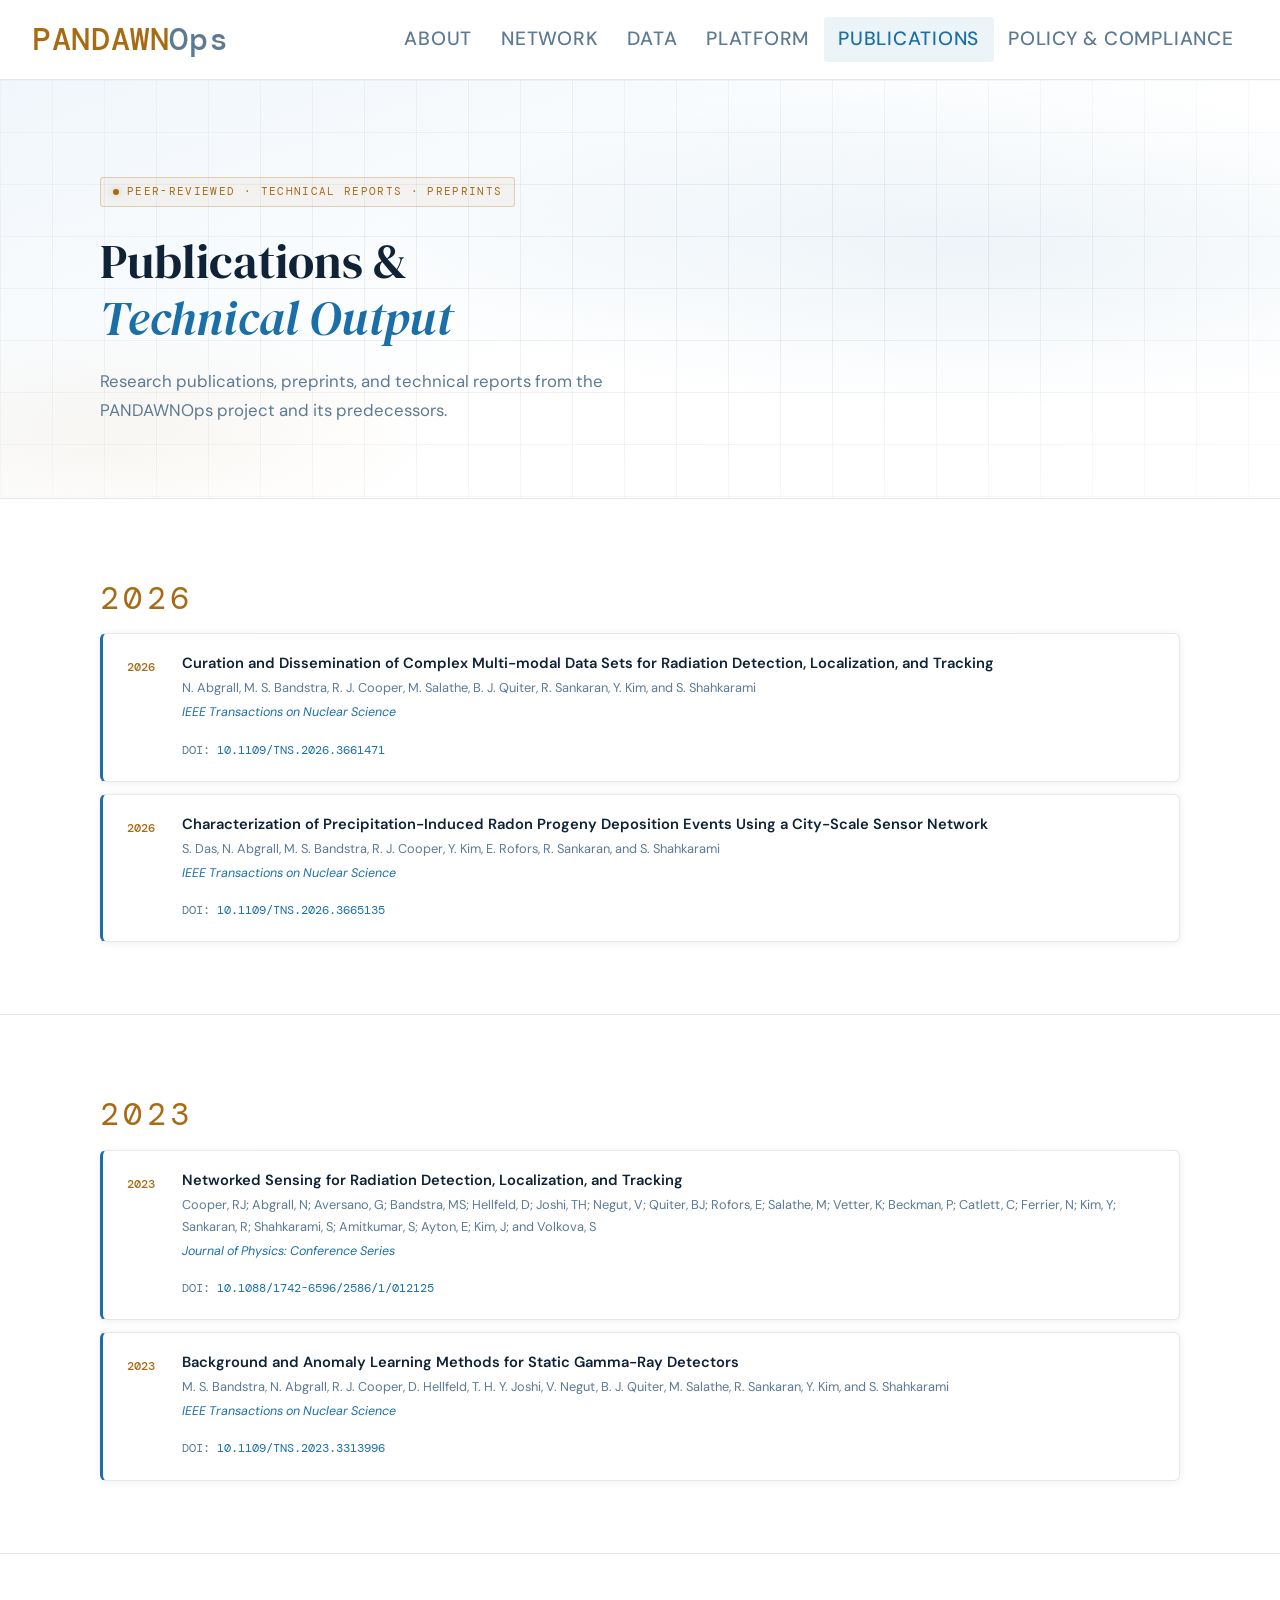
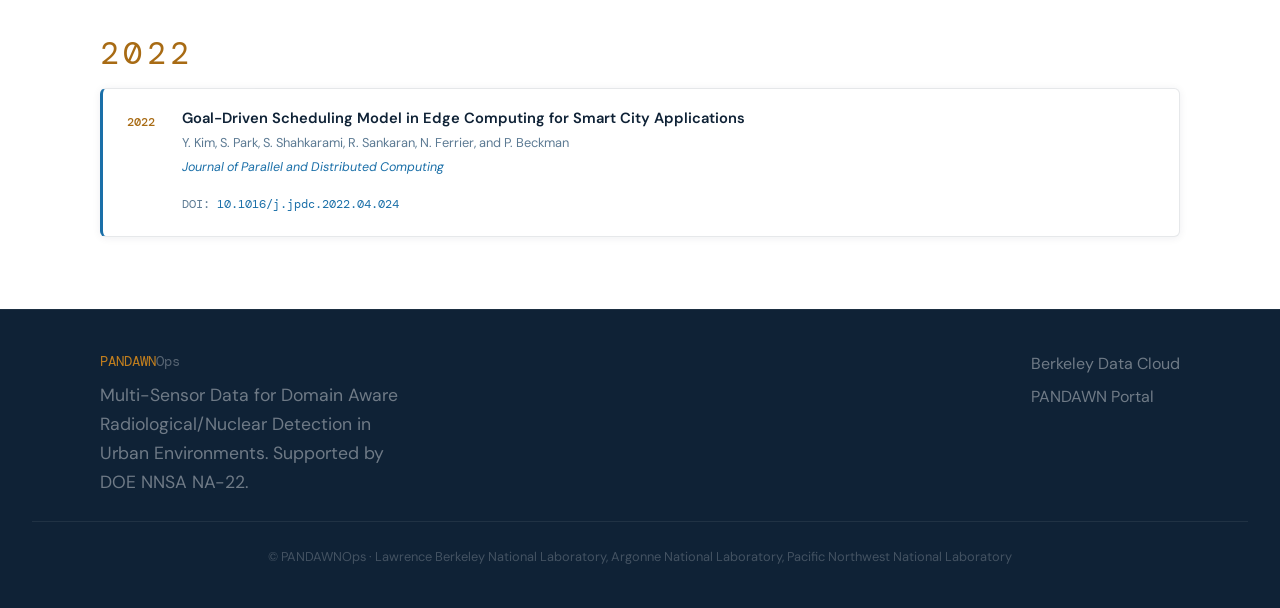
<file: publications.html>
<!DOCTYPE html>
<html lang="en">
<head>
  <meta charset="UTF-8">
  <meta name="viewport" content="width=device-width, initial-scale=1.0">
  <title>Publications — PANDAWNOps</title>
  <link rel="stylesheet" href="css/style.css">
</head>
<body>

<nav>
  <a href="index.html" class="nav-brand">PANDAWN<span>Ops</span></a>
  <button class="nav-toggle" onclick="this.classList.toggle('open');document.querySelector('.nav-links').classList.toggle('open')" aria-label="Menu">
    <span></span><span></span><span></span>
  </button>
<ul class="nav-links">
  <li><a href="index.html">About</a></li>
  <li><a href="network.html">Network</a></li>
  <li><a href="data.html">Data</a></li>
  <li><a href="platform.html">Platform</a></li>
  <li><a href="publications.html" class="active">Publications</a></li>
  <li><a href="privacy.html">Policy  &amp; Compliance</a></li>
</ul>
</nav>

<div class="hero">
  <div class="hero-bg"></div>
  <div class="hero-grid"></div>
  <div class="hero-inner">
    <div class="hero-eyebrow">Peer-reviewed · Technical reports · Preprints</div>
    <h1>Publications &amp;<br><em>Technical Output</em></h1>
    <p class="hero-lead">Research publications, preprints, and technical reports from the PANDAWNOps project and its predecessors.</p>
  </div>
</div>

<hr class="section-divider">
<section>
  <div class="section-inner">
    <div class="eyebrow">2026</div>
    <div class="pub-list">

      <div class="pub-item">
        <div class="pub-year">2026</div>
        <div class="pub-content">
          <h3>Curation and Dissemination of Complex Multi-modal Data Sets for Radiation Detection, Localization, and Tracking</h3>
          <p class="authors">N. Abgrall, M. S. Bandstra, R. J. Cooper, M. Salathe, B. J. Quiter, R. Sankaran, Y. Kim, and S. Shahkarami</p>
          <p class="venue">IEEE Transactions on Nuclear Science</p>
          <p class="doi">DOI: <a href="https://doi.org/10.1109/TNS.2026.3661471">10.1109/TNS.2026.3661471</a></p>
        </div>
      </div>

      <div class="pub-item">
        <div class="pub-year">2026</div>
        <div class="pub-content">
          <h3>Characterization of Precipitation-Induced Radon Progeny Deposition Events Using a City-Scale Sensor Network</h3>
          <p class="authors">S. Das, N. Abgrall, M. S. Bandstra, R. J. Cooper, Y. Kim, E. Rofors, R. Sankaran, and S. Shahkarami</p>
          <p class="venue">IEEE Transactions on Nuclear Science</p>
          <p class="doi">DOI: <a href="https://doi.org/10.1109/TNS.2026.3665135">10.1109/TNS.2026.3665135</a></p>
        </div>
      </div>

    </div>
<!--     <p class="note mt-md">Add your publications by editing <code>publications.html</code>. Each entry follows the <code>.pub-item</code> pattern above.</p> -->
  </div>
</section>

<hr class="section-divider">

<section>
  <div class="section-inner">
    <div class="eyebrow">2023</div>
    <div class="pub-list">

      <div class="pub-item">
        <div class="pub-year">2023</div>
        <div class="pub-content">
          <h3>Networked Sensing for Radiation Detection, Localization, and Tracking</h3>
          <p class="authors">Cooper, RJ; Abgrall, N; Aversano, G; Bandstra, MS; Hellfeld, D; Joshi, TH; Negut, V; Quiter, BJ; Rofors, E; Salathe, M; Vetter, K; Beckman, P; Catlett, C; Ferrier, N; Kim, Y; Sankaran, R; Shahkarami, S; Amitkumar, S; Ayton, E; Kim, J; and Volkova, S</p>
          <p class="venue">Journal of Physics: Conference Series</p>
          <p class="doi">DOI: <a href="https://doi.org/10.1088/1742-6596/2586/1/012125">10.1088/1742-6596/2586/1/012125</a></p>
        </div>
      </div>

      <div class="pub-item">
        <div class="pub-year">2023</div>
        <div class="pub-content">
          <h3>Background and Anomaly Learning Methods for Static Gamma-Ray Detectors</h3>
          <p class="authors">M. S. Bandstra, N. Abgrall, R. J. Cooper, D. Hellfeld, T. H. Y. Joshi, V. Negut, B. J. Quiter, M. Salathe, R. Sankaran, Y. Kim, and S. Shahkarami</p>
          <p class="venue">IEEE Transactions on Nuclear Science</p>
          <p class="doi">DOI: <a href="https://doi.org/10.1109/TNS.2023.3313996">10.1109/TNS.2023.3313996</a></p>
        </div>
      </div>

    </div>
  </div>
</section>

<hr class="section-divider">

<section>
  <div class="section-inner">
    <div class="eyebrow">2022</div>
    <div class="pub-list">

      <div class="pub-item">
        <div class="pub-year">2022</div>
        <div class="pub-content">
          <h3>Goal-Driven Scheduling Model in Edge Computing for Smart City Applications</h3>
          <p class="authors">Y. Kim, S. Park, S. Shahkarami, R. Sankaran, N. Ferrier, and P. Beckman</p>
          <p class="venue">Journal of Parallel and Distributed Computing</p>
          <p class="doi">DOI: <a href="https://doi.org/10.1016/j.jpdc.2022.04.024">10.1016/j.jpdc.2022.04.024</a></p>
        </div>
      </div>

    </div>
  </div>
</section>


<footer>
  <div class="footer-inner">
    <div>
      <div class="footer-brand">PANDAWN<span>Ops</span></div>
      <p class="footer-desc">Multi-Sensor Data for Domain Aware Radiological/Nuclear Detection in Urban Environments. Supported by DOE NNSA NA-22.</p>
    </div>
    <div class="footer-links">
      <a href="https://bdc.lbl.gov/" target="_blank" rel="noopener">Berkeley Data Cloud</a>
      <a href="https://dawn.sagecontinuum.org/nodes" target="_blank" rel="noopener">PANDAWN Portal</a>
    </div>
  </div>
  <div class="footer-copy">© PANDAWNOps · Lawrence Berkeley National Laboratory, Argonne National Laboratory, Pacific Northwest National Laboratory</div>
</footer>

</body>
</html>
</file>
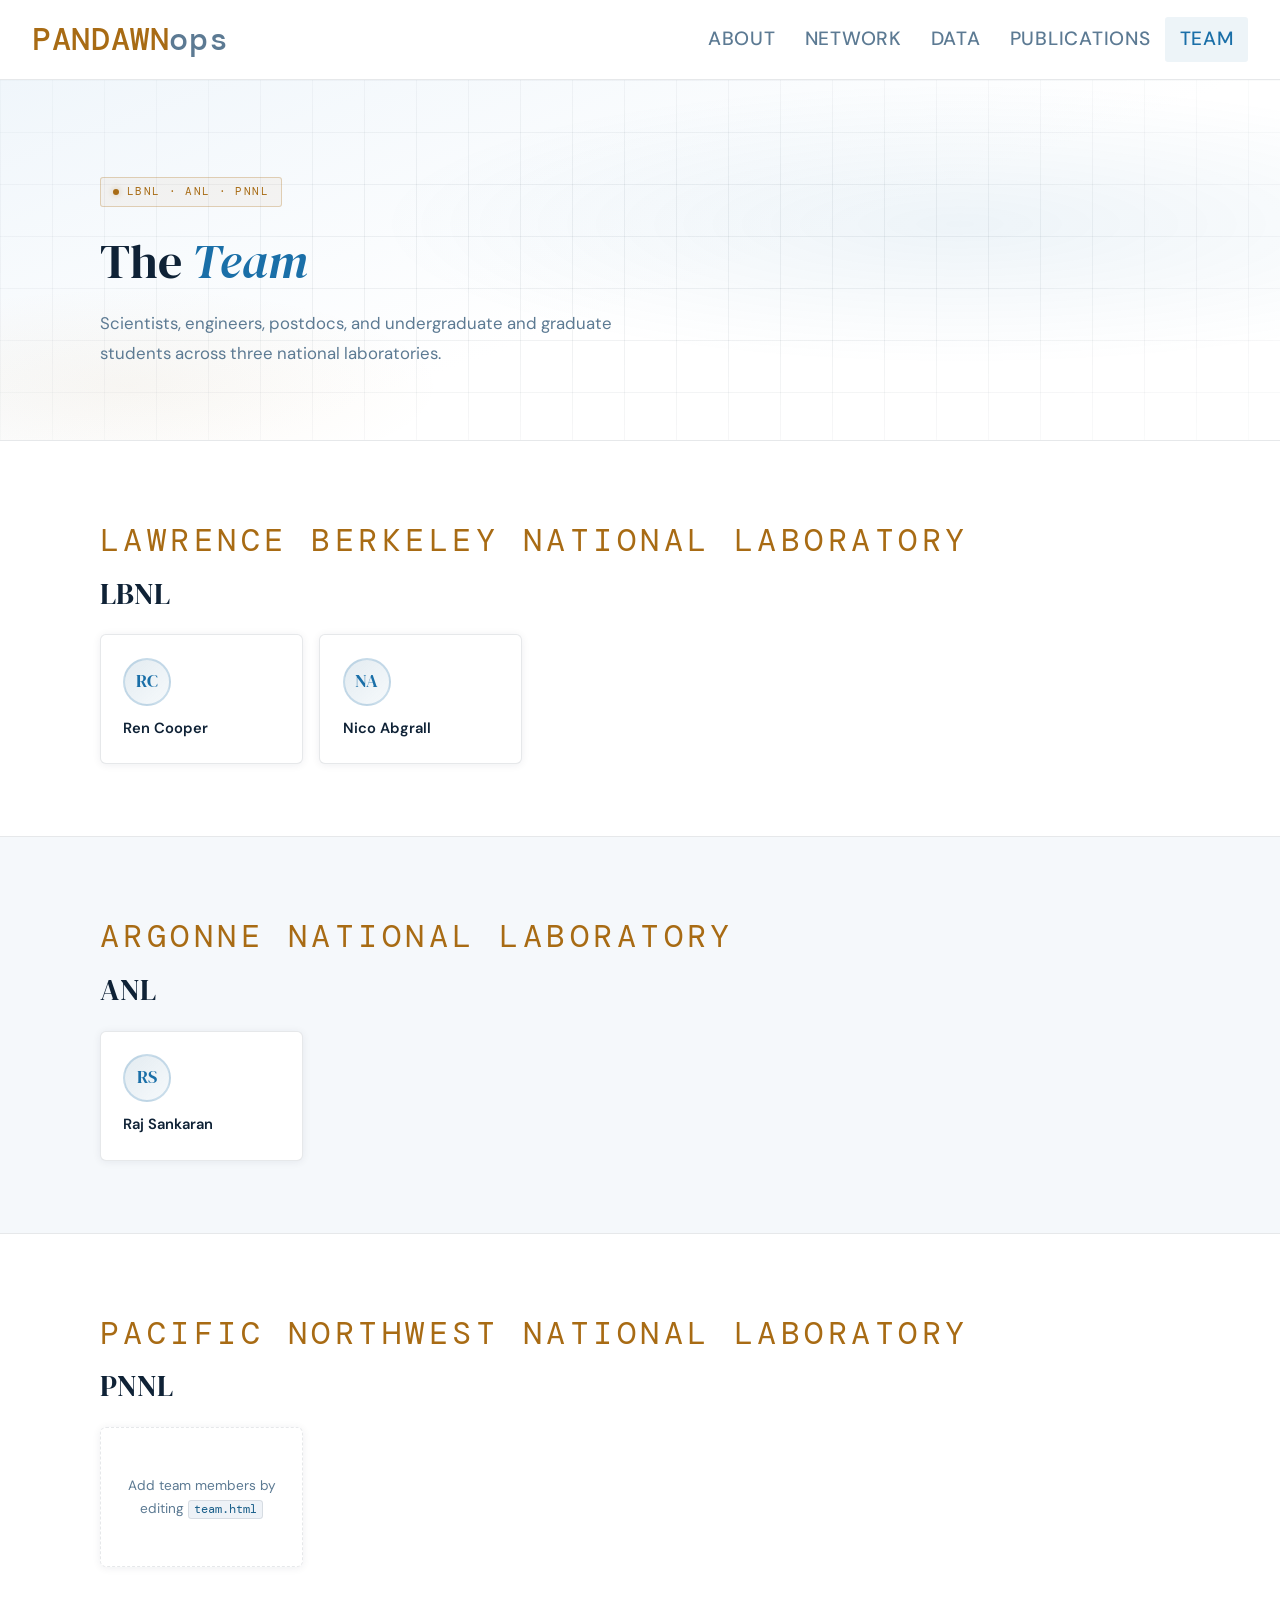
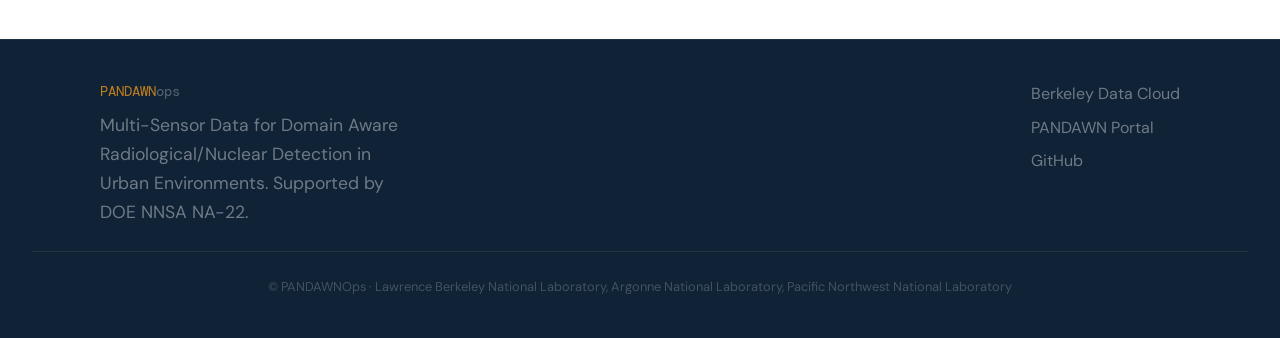
<file: team.html>
<!DOCTYPE html>
<html lang="en">
<head>
  <meta charset="UTF-8">
  <meta name="viewport" content="width=device-width, initial-scale=1.0">
  <title>Team — PANDAWNOps</title>
  <link rel="stylesheet" href="css/style.css">
</head>
<body>

<nav>
  <a href="index.html" class="nav-brand">PANDAWN<span>ops</span></a>
  <button class="nav-toggle" onclick="this.classList.toggle('open');document.querySelector('.nav-links').classList.toggle('open')" aria-label="Menu">
    <span></span><span></span><span></span>
  </button>
  <ul class="nav-links">
    <li><a href="index.html">About</a></li>
    <li><a href="network.html">Network</a></li>
    <li><a href="data.html">Data</a></li>
    <li><a href="publications.html">Publications</a></li>
    <li><a href="team.html" class="active">Team</a></li>
  </ul>
</nav>

<div class="hero">
  <div class="hero-bg"></div>
  <div class="hero-grid"></div>
  <div class="hero-inner">
    <div class="hero-eyebrow">LBNL · ANL · PNNL</div>
    <h1>The <em>Team</em></h1>
    <p class="hero-lead">Scientists, engineers, postdocs, and undergraduate and graduate students across three national laboratories.</p>
  </div>
</div>

<hr class="section-divider">

<section>
  <div class="section-inner">
    <div class="eyebrow">Lawrence Berkeley National Laboratory</div>
    <h2>LBNL</h2>
    <div class="team-grid">
      <div class="team-card">
        <div class="team-avatar">RC</div>
        <h3>Ren Cooper</h3>
      </div>
      <div class="team-card">
        <div class="team-avatar">NA</div>
        <h3>Nico Abgrall</h3>
      </div>
      <!-- Add more team members here following the same .team-card pattern -->
    </div>
  </div>
</section>

<hr class="section-divider">

<section class="alt">
  <div class="section-inner">
    <div class="eyebrow">Argonne National Laboratory</div>
    <h2>ANL</h2>
    <div class="team-grid">
      <div class="team-card">
        <div class="team-avatar">RS</div>
        <h3>Raj Sankaran</h3>

      </div>
      <!-- Add more team members here -->
    </div>
  </div>
</section>

<hr class="section-divider">

<section>
  <div class="section-inner">
    <div class="eyebrow">Pacific Northwest National Laboratory</div>
    <h2>PNNL</h2>
    <div class="team-grid">
      <!-- Add PNNL team members here -->
      <div class="team-card" style="border-style:dashed;display:flex;align-items:center;justify-content:center;min-height:140px">
        <p class="text-sm text-grey" style="text-align:center">Add team members by editing <code>team.html</code></p>
      </div>
    </div>
  </div>
</section>

<footer>
  <div class="footer-inner">
    <div>
      <div class="footer-brand">PANDAWN<span>ops</span></div>
      <p class="footer-desc">Multi-Sensor Data for Domain Aware Radiological/Nuclear Detection in Urban Environments. Supported by DOE NNSA NA-22.</p>
    </div>
    <div class="footer-links">
      <a href="https://bdc.lbl.gov/" target="_blank" rel="noopener">Berkeley Data Cloud</a>
      <a href="https://dawn.sagecontinuum.org/nodes" target="_blank" rel="noopener">PANDAWN Portal</a>
      <a href="https://github.com/dawn-panda" target="_blank" rel="noopener">GitHub</a>
    </div>
  </div>
  <div class="footer-copy">© PANDAWNOps · Lawrence Berkeley National Laboratory, Argonne National Laboratory, Pacific Northwest National Laboratory</div>
</footer>

</body>
</html>
</file>
<file: css/style.css>
/* ============================================================
 *  PANDAWNOps — Shared Stylesheet (Light Theme)
 *  ============================================================ */

@import url('https://fonts.googleapis.com/css2?family=DM+Serif+Display:ital@0;1&family=DM+Sans:wght@300;400;500;600&family=DM+Mono:wght@400;500&display=swap');

/* ── Variables ── */
:root {
  /* Backgrounds */
  --bg:        #ffffff;
  --bg-mid:    #f5f8fb;
  --bg-card:   #ffffff;
  --bg-inset:  #eef2f7;

  /* Brand blues */
  --navy:      #0f2236;
  --blue:      #1a5f8a;
  --sky:       #1a6fa8;
  --sky-lt:    #2980b9;

  /* Accents */
  --amber:     #a86b14;
  --amber-lt:  #c27f1e;
  --green:     #166534;
  --green-lt:  #15803d;
  --red:       #b91c1c;

  /* Text — dark on light */
  --white:     #0f2236;   /* heading colour — darkest navy */
  --grey-lt:   #2d4259;   /* body text */
  --grey:      #5c7a93;   /* muted text */
  --grey-dk:   #9ab0c2;   /* very muted / placeholder */

  /* Borders & shadows */
  --border:    rgba(15,34,54,.1);
  --border-md: rgba(15,34,54,.16);
  --shadow:    0 1px 8px rgba(15,34,54,.07);

  --font-serif: 'DM Serif Display', Georgia, serif;
  --font-sans:  'DM Sans', system-ui, sans-serif;
  --font-mono:  'DM Mono', 'Courier New', monospace;

  --nav-h: 80px;
  --max-w: 1080px;
  --radius: 6px;
}

/* ── Reset ── */
*, *::before, *::after { box-sizing: border-box; margin: 0; padding: 0; }
html { scroll-behavior: smooth; font-size: 16px; }
body {
  background: var(--bg);
  color: var(--grey-lt);
  font-family: var(--font-sans);
  font-weight: 400;
  line-height: 1.7;
  min-height: 100vh;
  -webkit-font-smoothing: antialiased;
}
img { max-width: 100%; display: block; }
a { color: var(--sky); text-decoration: none; transition: color .2s; }
a:hover { color: var(--blue); }

/* ── Typography ── */
h1, h2, h3, h4 {
  font-family: var(--font-serif);
  font-weight: 400;
  color: var(--white);
  line-height: 1.2;
}
h1 { font-size: clamp(2rem, 4vw, 3rem); margin-bottom: 1rem; }
h2 { font-size: clamp(1.4rem, 2.5vw, 1.9rem); margin-bottom: 1.4rem; }
h3 { font-size: 1.1rem; margin-bottom: .6rem; }
h4 { font-size: .95rem; font-family: var(--font-sans); font-weight: 600; color: var(--grey-lt); }
p  { margin-bottom: 1rem; }
p:last-child { margin-bottom: 0; }
strong { color: var(--white); font-weight: 600; }
code {
  font-family: var(--font-mono);
  font-size: .85em;
  background: var(--bg-inset);
  border: 1px solid var(--border);
  border-radius: 3px;
  padding: .1em .4em;
  color: var(--blue);
}

/* ── Navigation ── */
nav {
  position: sticky;
  top: 0;
  z-index: 200;
  height: var(--nav-h);
  background: rgba(255,255,255,.96);
  backdrop-filter: blur(16px);
  -webkit-backdrop-filter: blur(16px);
  border-bottom: 1px solid var(--border);
  display: flex;
  align-items: center;
  padding: 0 2rem;
  gap: 2rem;
}
.nav-brand {
  font-family: var(--font-mono);
  font-size: 2rem;
  font-weight: 500;
  color: var(--amber);
  letter-spacing: .02em;
  white-space: nowrap;
  flex-shrink: 0;
}
.nav-brand span { color: var(--grey); }
.nav-links {
  display: flex;
  gap: 0;
  list-style: none;
  margin-left: auto;
}
.nav-links a {
  display: block;
  padding: .4rem .9rem;
  font-size: 1.2rem;
  font-weight: 500;
  letter-spacing: .04em;
  text-transform: uppercase;
  color: var(--grey);
  border-radius: 3px;
  transition: color .18s, background .18s;
}
.nav-links a:hover { color: var(--navy); background: var(--bg-inset); }
.nav-links a.active { color: var(--sky); background: rgba(26,111,168,.08); }

/* Hamburger */
.nav-toggle {
  display: none;
  background: none;
  border: 1px solid var(--border-md);
  border-radius: 4px;
  padding: .35rem .5rem;
  cursor: pointer;
  margin-left: auto;
  flex-direction: column;
  gap: 4px;
}
.nav-toggle span {
  display: block;
  width: 20px;
  height: 2px;
  background: var(--grey);
  border-radius: 2px;
  transition: all .2s;
}

/* ── Layout ── */
.wrap { max-width: var(--max-w); margin: 0 auto; padding: 0 2rem; }

/* ── Hero ── */
.hero {
  position: relative;
  padding: 6rem 2rem 4.5rem;
  overflow: hidden;
  background: linear-gradient(160deg, #f0f6fb 0%, #ffffff 55%);
}
.hero-bg {
  position: absolute;
  inset: 0;
  background:
  radial-gradient(ellipse 70% 60% at 75% 40%, rgba(26,111,168,.08) 0%, transparent 65%),
  radial-gradient(ellipse 45% 50% at 10% 85%, rgba(168,107,20,.05) 0%, transparent 55%);
  pointer-events: none;
}
.hero-grid {
  position: absolute;
  inset: 0;
  background-image:
  linear-gradient(rgba(15,34,54,.06) 1px, transparent 1px),
  linear-gradient(90deg, rgba(15,34,54,.06) 1px, transparent 1px);
  background-size: 52px 52px;
  mask-image: radial-gradient(ellipse 90% 90% at 50% 50%, black 30%, transparent 100%);
}
.hero-inner { max-width: var(--max-w); margin: 0 auto; position: relative; }
.hero-eyebrow {
  display: inline-flex;
  align-items: center;
  gap: .5rem;
  font-family: var(--font-mono);
  font-size: .7rem;
  letter-spacing: .12em;
  text-transform: uppercase;
  color: var(--amber);
  border: 1px solid rgba(168,107,20,.28);
  border-radius: 3px;
  padding: .28rem .75rem;
  margin-bottom: 1.6rem;
  background: rgba(168,107,20,.05);
}
.hero-eyebrow::before {
  content: '';
  width: 6px; height: 6px;
  border-radius: 50%;
  background: var(--amber);
  box-shadow: 0 0 6px rgba(168,107,20,.4);
  animation: blink 2s ease-in-out infinite;
}
@keyframes blink { 0%,100%{opacity:1} 50%{opacity:.25} }
.hero h1 { margin-bottom: 1.2rem; }
.hero h1 em { font-style: italic; color: var(--sky); }
.hero-lead {
  font-size: 1.05rem;
  color: var(--grey);
  max-width: 580px;
  margin-bottom: 2.5rem;
  line-height: 1.75;
}
.hero-stats { display: flex; flex-wrap: wrap; gap: .75rem; }
.stat-chip {
  background: #ffffff;
  border: 1px solid var(--border-md);
  border-radius: 4px;
  padding: .45rem 1rem;
  display: flex;
  align-items: baseline;
  gap: .4rem;
  box-shadow: var(--shadow);
}
.stat-chip .val {
  font-family: var(--font-mono);
  font-size: .95rem;
  font-weight: 500;
  color: var(--navy);
}
.stat-chip .lbl { font-size: .75rem; color: var(--grey); }

/* ── Sections ── */
section { padding: 4.5rem 2rem; }
section.alt { background: var(--bg-mid); }
.section-inner { max-width: var(--max-w); margin: 0 auto; }
.eyebrow {
  font-family: var(--font-mono);
  font-size: 2rem;
  letter-spacing: .14em;
  text-transform: uppercase;
  color: var(--amber);
  margin-bottom: .5rem;
}
.section-divider { border: none; border-top: 1px solid var(--border); margin: 0; }

/* ── Cards ── */
.card {
  background: var(--bg-card);
  border: 1px solid var(--border);
  border-radius: var(--radius);
  padding: 1.8rem;
  box-shadow: var(--shadow);
}
.card-grid {
  display: grid;
  grid-template-columns: repeat(auto-fit, minmax(260px, 1fr));
  gap: 1px;
  background: var(--border);
  border: 1px solid var(--border);
  border-radius: var(--radius);
  overflow: hidden;
  box-shadow: var(--shadow);
}
.card-grid .card { border: none; border-radius: 0; box-shadow: none; }
.card-grid .card:hover { background: var(--bg-mid); }
.card-icon {
  width: 38px; height: 38px;
  background: rgba(26,111,168,.07);
  border: 1px solid rgba(26,111,168,.15);
  border-radius: 5px;
  display: flex; align-items: center; justify-content: center;
  font-size: 1.1rem;
  margin-bottom: 1.1rem;
}
.card h3 { color: var(--white); margin-bottom: .5rem; }
.card p  { font-size: .88rem; color: var(--grey); margin: 0; line-height: 1.65; }

/* ── Two-column ── */
.two-col {
  display: grid;
  grid-template-columns: 1fr 1fr;
  gap: 3rem;
  align-items: start;
}
@media (max-width: 720px) { .two-col { grid-template-columns: 1fr; gap: 2rem; } }

/* ── Stat block ── */
.stat-block {
  background: var(--bg-card);
  border: 1px solid var(--border);
  border-radius: var(--radius);
  overflow: hidden;
  box-shadow: var(--shadow);
}
.stat-block-header {
  padding: 1rem 1.4rem;
  border-bottom: 1px solid var(--border);
  font-family: var(--font-mono);
  font-size: .68rem;
  letter-spacing: .1em;
  text-transform: uppercase;
  color: var(--grey);
  background: var(--bg-inset);
}
.stat-row {
  display: flex;
  justify-content: space-between;
  align-items: baseline;
  padding: .75rem 1.4rem;
  border-bottom: 1px solid var(--border);
  gap: 1rem;
}
.stat-row:last-child { border-bottom: none; }
.stat-row .label { font-size: .83rem; color: var(--grey-lt); }
.stat-row .value { font-family: var(--font-mono); font-size: .9rem; color: var(--sky); white-space: nowrap; }

/* ── Feature list ── */
.feature-list { list-style: none; display: flex; flex-direction: column; gap: .5rem; }
.feature-list li {
  display: flex;
  gap: .9rem;
  background: var(--bg-card);
  border: 1px solid var(--border);
  border-radius: 4px;
  padding: .9rem 1.2rem;
  font-size: .9rem;
  line-height: 1.6;
  box-shadow: var(--shadow);
}
.feature-list li::before { content: '—'; color: var(--amber); flex-shrink: 0; margin-top: .05rem; }
.feature-list strong { display: block; color: var(--white); margin-bottom: .15rem; font-weight: 600; }

/* ── Timeline ── */
.timeline { padding-left: 1.5rem; border-left: 2px solid var(--border-md); }
.tl-item { position: relative; padding-bottom: 2rem; }
.tl-item:last-child { padding-bottom: 0; }
.tl-dot {
  position: absolute; left: -1.96rem; top: .38rem;
  width: 10px; height: 10px; border-radius: 50%;
  background: var(--sky);
  box-shadow: 0 0 0 3px var(--bg), 0 0 0 4px rgba(26,111,168,.4);
}
.tl-dot.green {
  background: var(--green);
  box-shadow: 0 0 0 3px var(--bg), 0 0 0 4px rgba(22,101,52,.4);
}
.tl-year { font-family: var(--font-mono); font-size: .72rem; color: var(--amber); margin-bottom: .3rem; font-weight: 500; }
.tl-item h3 { font-family: var(--font-sans); font-size: .95rem; font-weight: 600; color: var(--white); margin-bottom: .3rem; }
.tl-item p { font-size: .85rem; color: var(--grey); }

/* ── Node components ── */
.node-component {
  display: flex; align-items: flex-start; gap: 1rem;
  padding: 1rem 0; border-bottom: 1px solid var(--border);
}
.node-component:last-child { border-bottom: none; }
.nc-dot { width: 9px; height: 9px; border-radius: 50%; flex-shrink: 0; margin-top: .45rem; }
.nc-name { font-weight: 600; color: var(--white); font-size: .92rem; display: block; margin-bottom: .18rem; }
.nc-spec { font-family: var(--font-mono); font-size: .75rem; color: var(--grey); display: block; margin-bottom: .25rem; }
.nc-desc { font-size: .83rem; color: var(--grey-lt); line-height: 1.55; }

/* ── Cluster chips ── */
.cluster-grid { display: grid; grid-template-columns: repeat(auto-fit, minmax(190px, 1fr)); gap: .75rem; }
.cluster-chip {
  background: var(--bg-card);
  border: 1px solid var(--border);
  border-radius: 5px;
  padding: 1.1rem 1.2rem;
  box-shadow: var(--shadow);
}
.cluster-chip h4 {
  display: flex; align-items: center; gap: .5rem;
  font-family: var(--font-sans); font-size: .85rem; font-weight: 600;
  color: var(--white); margin-bottom: .4rem;
}
.cluster-chip p { font-size: .78rem; color: var(--grey); margin: 0; line-height: 1.5; }
.cdot { width: 8px; height: 8px; border-radius: 50%; flex-shrink: 0; }

/* ── Pipeline ── */
.pipeline {
  display: grid; grid-template-columns: repeat(5, 1fr);
  border: 1px solid var(--border); border-radius: var(--radius);
  overflow: hidden; box-shadow: var(--shadow);
}
@media (max-width: 900px) { .pipeline { grid-template-columns: 1fr 1fr; } }
@media (max-width: 500px) { .pipeline { grid-template-columns: 1fr; } }
.pipe-stage {
  padding: 1.5rem 1.3rem;
  border-right: 1px solid var(--border);
  background: var(--bg-card);
}
.pipe-stage:nth-child(odd) { background: var(--bg-mid); }
.pipe-stage:last-child { border-right: none; }
.pipe-num { font-family: var(--font-mono); font-size: .62rem; color: var(--grey-dk); letter-spacing: .08em; margin-bottom: .6rem; }
.pipe-stage h3 { font-family: var(--font-sans); font-size: .88rem; font-weight: 600; color: var(--white); margin-bottom: .45rem; }
.pipe-stage p { font-size: .78rem; color: var(--grey); margin: 0; line-height: 1.55; }
.pipe-badge {
  display: inline-block; margin-top: .7rem;
  font-family: var(--font-mono); font-size: .62rem;
  padding: .15rem .5rem; border-radius: 2px;
  background: rgba(26,111,168,.07); border: 1px solid rgba(26,111,168,.18);
  color: var(--sky);
}

/* ── Stream cards ── */
.stream-grid { display: grid; grid-template-columns: 1fr 1fr; gap: 1rem; }
@media (max-width: 640px) { .stream-grid { grid-template-columns: 1fr; } }
.stream-card {
  background: var(--bg-card); border: 1px solid var(--border);
  border-radius: var(--radius); overflow: hidden; box-shadow: var(--shadow);
}
.stream-head {
  display: flex; align-items: center; gap: .7rem;
  padding: .9rem 1.2rem; border-bottom: 1px solid var(--border);
  background: var(--bg-inset);
}
.stream-head .name { font-size: .9rem; font-weight: 600; color: var(--white); }
.stream-head .rate { margin-left: auto; font-family: var(--font-mono); font-size: .72rem; color: var(--green); font-weight: 500; }
.stream-body { padding: .9rem 1.2rem; }
.stream-body ul { list-style: none; }
.stream-body ul li {
  font-size: .82rem; color: var(--grey-lt);
  padding: .28rem 0; border-bottom: 1px solid var(--border);
}
.stream-body ul li:last-child { border-bottom: none; }

/* ── Label cards ── */
.label-grid { display: grid; grid-template-columns: repeat(3, 1fr); gap: 1rem; }
@media (max-width: 800px) { .label-grid { grid-template-columns: 1fr; } }
.label-card {
  background: var(--bg-card); border: 1px solid var(--border);
  border-radius: var(--radius); padding: 1.5rem; box-shadow: var(--shadow);
}
.label-card-top { display: flex; align-items: center; gap: .75rem; margin-bottom: 1.1rem; }
.label-icon { width: 34px; height: 34px; border-radius: 5px; display: flex; align-items: center; justify-content: center; font-size: .95rem; flex-shrink: 0; }
.label-card h3 { font-family: var(--font-sans); font-size: .92rem; font-weight: 600; color: var(--white); }
.label-card ul { list-style: none; }
.label-card ul li {
  font-size: .8rem; color: var(--grey-lt);
  padding: .28rem 0; border-bottom: 1px solid var(--border); line-height: 1.5;
}
.label-card ul li:last-child { border-bottom: none; }
.label-note { margin-top: .9rem; padding: .65rem .9rem; border-radius: 4px; font-size: .75rem; line-height: 1.5; }

/* ── Access steps ── */
.access-step { display: flex; gap: 1rem; margin-bottom: .9rem; }
.access-step:last-child { margin-bottom: 0; }
.step-num {
  width: 26px; height: 26px; flex-shrink: 0; border-radius: 50%;
  border: 1.5px solid var(--sky);
  display: flex; align-items: center; justify-content: center;
  font-family: var(--font-mono); font-size: .7rem;
  color: var(--sky); background: rgba(26,111,168,.06);
}
.step-text { font-size: .85rem; color: var(--grey-lt); padding-top: .1rem; }
.step-text strong { color: var(--white); display: block; margin-bottom: .15rem; font-size: .88rem; font-weight: 600; }

/* ── Code block — intentionally dark ── */
.code-block {
  background: #0f1c2a;
  border: 1px solid rgba(26,111,168,.2);
  border-radius: var(--radius);
  padding: 1.2rem 1.4rem;
  font-family: var(--font-mono);
  font-size: .8rem;
  color: #7dd3a8;
  line-height: 1.85;
  overflow-x: auto;
}
.code-block .cm { color: #4a7090; }
.code-block .kw { color: #7ab8e8; }
.code-block .st { color: #e8c07a; }

/* ── Table ── */
.data-table { width: 100%; border-collapse: collapse; }
.data-table th, .data-table td {
  text-align: left; padding: .75rem 1rem;
  border-bottom: 1px solid var(--border); font-size: .85rem;
}
.data-table th {
  font-family: var(--font-mono); font-size: .68rem;
  text-transform: uppercase; letter-spacing: .08em;
  color: var(--grey); background: var(--bg-inset); font-weight: 500;
}
.data-table td { color: var(--grey-lt); }
.data-table td.mono { font-family: var(--font-mono); color: var(--sky); }
.data-table tr:last-child td { border-bottom: none; }
.data-table tr:hover td { background: var(--bg-mid); }

/* ── Buttons ── */
.btn {
  display: inline-flex; align-items: center; gap: .5rem;
  padding: .6rem 1.3rem; border-radius: 4px;
  font-size: .84rem; font-weight: 500; letter-spacing: .02em;
  cursor: pointer; transition: all .18s; text-decoration: none;
}
.btn-primary { background: var(--sky); border: 1px solid var(--sky); color: #fff; }
.btn-primary:hover { background: var(--blue); border-color: var(--blue); color: #fff; }
.btn-secondary { background: transparent; border: 1px solid var(--border-md); color: var(--grey-lt); }
.btn-secondary:hover { border-color: var(--navy); color: var(--navy); }
.btn-row { display: flex; flex-wrap: wrap; gap: .75rem; }

/* ── Map ── */
.map-wrap {
  position: relative; background: #eef4f9;
  border: 1px solid var(--border); border-radius: var(--radius);
  height: 260px; overflow: hidden;
  display: flex; align-items: center; justify-content: center;
  margin-bottom: 1.5rem; box-shadow: var(--shadow);
}
.map-grid {
  position: absolute; inset: 0;
  background-image:
  linear-gradient(rgba(26,111,168,.1) 1px, transparent 1px),
  linear-gradient(90deg, rgba(26,111,168,.1) 1px, transparent 1px);
  background-size: 38px 38px;
}
.map-node {
  position: absolute; width: 10px; height: 10px; border-radius: 50%;
  background: var(--sky); box-shadow: 0 0 10px rgba(26,111,168,.45);
  animation: pulse-node 2.8s ease-in-out infinite;
}
@keyframes pulse-node { 0%,100%{opacity:1;transform:scale(1)} 50%{opacity:.3;transform:scale(.6)} }
.map-label {
  position: relative; text-align: center;
  font-family: var(--font-mono); font-size: .72rem; color: var(--grey); line-height: 1.8;
}

/* ── Team cards ── */
.team-grid { display: grid; grid-template-columns: repeat(auto-fill, minmax(200px, 1fr)); gap: 1rem; }
.team-card {
  background: var(--bg-card); border: 1px solid var(--border);
  border-radius: var(--radius); padding: 1.4rem;
  transition: border-color .2s, box-shadow .2s; box-shadow: var(--shadow);
}
.team-card:hover { border-color: var(--sky); box-shadow: 0 4px 16px rgba(26,111,168,.1); }
.team-avatar {
  width: 48px; height: 48px; border-radius: 50%;
  background: linear-gradient(135deg, rgba(26,95,138,.12), rgba(26,111,168,.04));
  border: 2px solid rgba(26,111,168,.2);
  margin-bottom: .9rem;
  display: flex; align-items: center; justify-content: center;
  font-family: var(--font-serif); font-size: 1.1rem; color: var(--sky);
}
.team-card h3 { font-family: var(--font-sans); font-size: .92rem; color: var(--white); font-weight: 600; margin-bottom: .2rem; }
.team-card .role { font-size: .78rem; color: var(--amber); margin-bottom: .4rem; font-weight: 500; }
.team-card .inst { font-size: .78rem; color: var(--grey); }
.team-card .email { font-size: .75rem; font-family: var(--font-mono); color: var(--sky); margin-top: .5rem; display: block; }

/* ── Footer — keep dark for contrast ── */
footer {
  background: var(--navy);
  border-top: 1px solid rgba(255,255,255,.06);
  padding: 2.5rem 2rem;
}
.footer-inner {
  max-width: var(--max-w); margin: 0 auto;
  display: flex; flex-wrap: wrap; gap: 1.5rem;
  justify-content: space-between; align-items: flex-start;
}
.footer-brand { font-family: var(--font-mono); font-size: .85rem; color: var(--amber-lt); margin-bottom: .5rem; }
.footer-brand span { color: rgba(255,255,255,.3); }
.footer-desc { font-size: 1.1rem; color: rgba(255,255,255,.4); max-width: 320px; line-height: 1.65; }
.footer-links { display: flex; flex-direction: column; gap: .4rem; }
.footer-links a { font-size: 1rem; color: rgba(255,255,255,.4); }
.footer-links a:hover { color: rgba(255,255,255,.8); }
.footer-copy {
  font-size: .80rem; color: rgba(255,255,255,.22);
  margin-top: 1.5rem; padding-top: 1.5rem;
  border-top: 1px solid rgba(255,255,255,.07); text-align: center;
}

/* ── Utility ── */
.mt-sm { margin-top: .75rem; }
.mt-md { margin-top: 1.5rem; }
.mt-lg { margin-top: 2.5rem; }
.text-sm { font-size: .85rem; }
.text-xs { font-size: .78rem; }
.text-grey { color: var(--grey); }
.text-amber { color: var(--amber); }
.text-sky { color: var(--sky); }
.note { font-size: .8rem; color: var(--grey); margin-top: .75rem; font-style: italic; }

/* ── Publications ── */
.pub-list { display: flex; flex-direction: column; gap: .75rem; }
.pub-item {
  background: var(--bg-card); border: 1px solid var(--border);
  border-left: 3px solid var(--sky); border-radius: var(--radius);
  padding: 1.3rem 1.5rem; display: flex; gap: 1.2rem;
  align-items: flex-start; box-shadow: var(--shadow);
}
.pub-year { font-family: var(--font-mono); font-size: .72rem; color: var(--amber); padding-top: .2rem; flex-shrink: 0; width: 36px; font-weight: 500; }
.pub-content h3 { font-family: var(--font-sans); font-size: .92rem; color: var(--white); font-weight: 600; margin-bottom: .3rem; }
.pub-content .authors { font-size: .8rem; color: var(--grey); margin-bottom: .2rem; }
.pub-content .venue { font-size: .78rem; color: var(--sky); font-style: italic; }
.pub-content .doi { font-size: .75rem; font-family: var(--font-mono); color: var(--grey); margin-top: .3rem; }

/* ── Responsive ── */
@media (max-width: 700px) {
  .nav-links {
    display: none; flex-direction: column;
    position: absolute; top: var(--nav-h); left: 0; right: 0;
    background: #fff; border-bottom: 1px solid var(--border);
    padding: .75rem 1rem; gap: .25rem;
    box-shadow: 0 4px 12px rgba(15,34,54,.08);
  }
  .nav-links.open { display: flex; }
  .nav-toggle { display: flex; }
  nav { position: relative; }
  .hero { padding: 4rem 1.5rem 3rem; }
  section { padding: 3rem 1.5rem; }
  .hero-stats { gap: .5rem; }
  .pipeline { grid-template-columns: 1fr 1fr; }
}
@media (max-width: 400px) {
  .stat-chip { padding: .4rem .75rem; }
  .pipeline { grid-template-columns: 1fr; }
}

.goal-card p {
  margin: 0;
  line-height: 1.55;
  color: var(--text-muted, #5f6b7a);
}

.map-summary {
  margin: 1rem 0 0.5rem;
  font-weight: 600;
  color: var(--text, #111827);
}

.goal-grid {
  display: grid;
  grid-template-columns: repeat(3, 1fr);
  gap: 2rem; /* increase this value for more space */
  margin-top: 2rem;
}

.map-cluster-list {
  margin: 1rem 0 0;
  padding: 0;
  list-style: none;
}

.map-cluster-list li {
  position: relative;
  padding-left: 1.4rem;
  margin-bottom: 0.55rem;
  font-size: 0.95rem;
  line-height: 1.45;
  color: var(--text-muted, #5f6b7a);
}

.map-cluster-list li::before {
  content: "";
  position: absolute;
  left: 0;
  top: 0.45em;
  width: 0.7rem;
  height: 0.7rem;
  border-radius: 50%;
  background-color: var(--bullet-color);
}

.spacer-md {
  height: 2rem;
}


.feature-media {
  width: 80%;
  margin: 2rem auto;
}

.feature-media img {
  width: 100%;
  height: auto;
  display: block;
  border-radius: 18px;
}

.feature-media figcaption {
  text-align: center;
  font-weight: 700;
  margin-top: 0.75rem;
}


.figure-grid {
  display: grid;
  grid-template-columns: repeat(2, minmax(0, 1fr));
  gap: 2rem;
  align-items: start;
  margin-top: 2.5rem;
}

.figure-grid .feature-media {
  width: 100%;
  margin: 0;
}

.figure-grid .feature-media img {
  width: 100%;
  height: auto;
  display: block;
}

.figure-grid .feature-media figcaption {
  text-align: center;
  font-weight: 700;
  margin-top: 0.75rem;
}

@media (max-width: 800px) {
  .figure-grid {
    grid-template-columns: 1fr;
  }
}

.pandawn-platform-grid {
  margin-top: 2rem;
}

.goal-card p {
  margin: 0;
  line-height: 1.55;
  color: var(--text-muted, #5f6b7a);
}

.figure-grid {
  display: grid;
  grid-template-columns: repeat(2, minmax(0, 1fr));
  gap: 2rem;
  align-items: start;
  margin-top: 2.5rem;
}

.figure-grid .feature-media {
  margin: 0;
  justify-self: center;
}

.figure-node {
  width: 90%;
}

.figure-deployment {
  width: 90%;
}

.figure-grid .feature-media img {
  width: 100%;
  height: auto;
  display: block;
  border-radius: 18px;
  box-shadow: 0 10px 28px rgba(15, 23, 42, 0.12);
}

.figure-grid .feature-media figcaption {
  text-align: center;
  font-weight: 700;
  margin-top: 0.75rem;
  line-height: 1.4;
}

@media (max-width: 800px) {
  .figure-grid {
    grid-template-columns: 1fr;
  }

  .figure-node,
  .figure-deployment {
    width: 100%;
  }
}


.data-available {
  margin-top: 2rem;
  padding: 1.5rem;
  border: 1px solid var(--border, #e5e7eb);
  border-radius: 16px;
  background: var(--card-bg, #ffffff);
  box-shadow: 0 8px 24px rgba(15, 23, 42, 0.06);
}

.data-available h3 {
  margin-top: 0;
  margin-bottom: 1rem;
}

.data-type-list {
  margin: 0;
  padding-left: 1.2rem;
}

.data-type-list li {
  margin-bottom: 0.75rem;
  line-height: 1.55;
  color: var(--text-muted, #5f6b7a);
}

.data-type-list li:last-child {
  margin-bottom: 0;
}

.subsection-heading {
  margin-top: 2.5rem;
  margin-bottom: 1rem;
}

.subsection-heading h2 {
  font-size: 1.6rem;
  margin-bottom: 0.25rem;
}

.roadmap-heading {
  margin-top: 2rem;
}


.data-stream-details {
  margin-top: 1.25rem;
}


.section-lead a:hover,
.goal-card a:hover {
  text-decoration: underline;
}

.section-note {
  margin-top: 2rem;
  font-size: 0.85rem;
  line-height: 1.45;
  font-style: italic;
  color: var(--text-muted, #5f6b7a);
}
</file>
